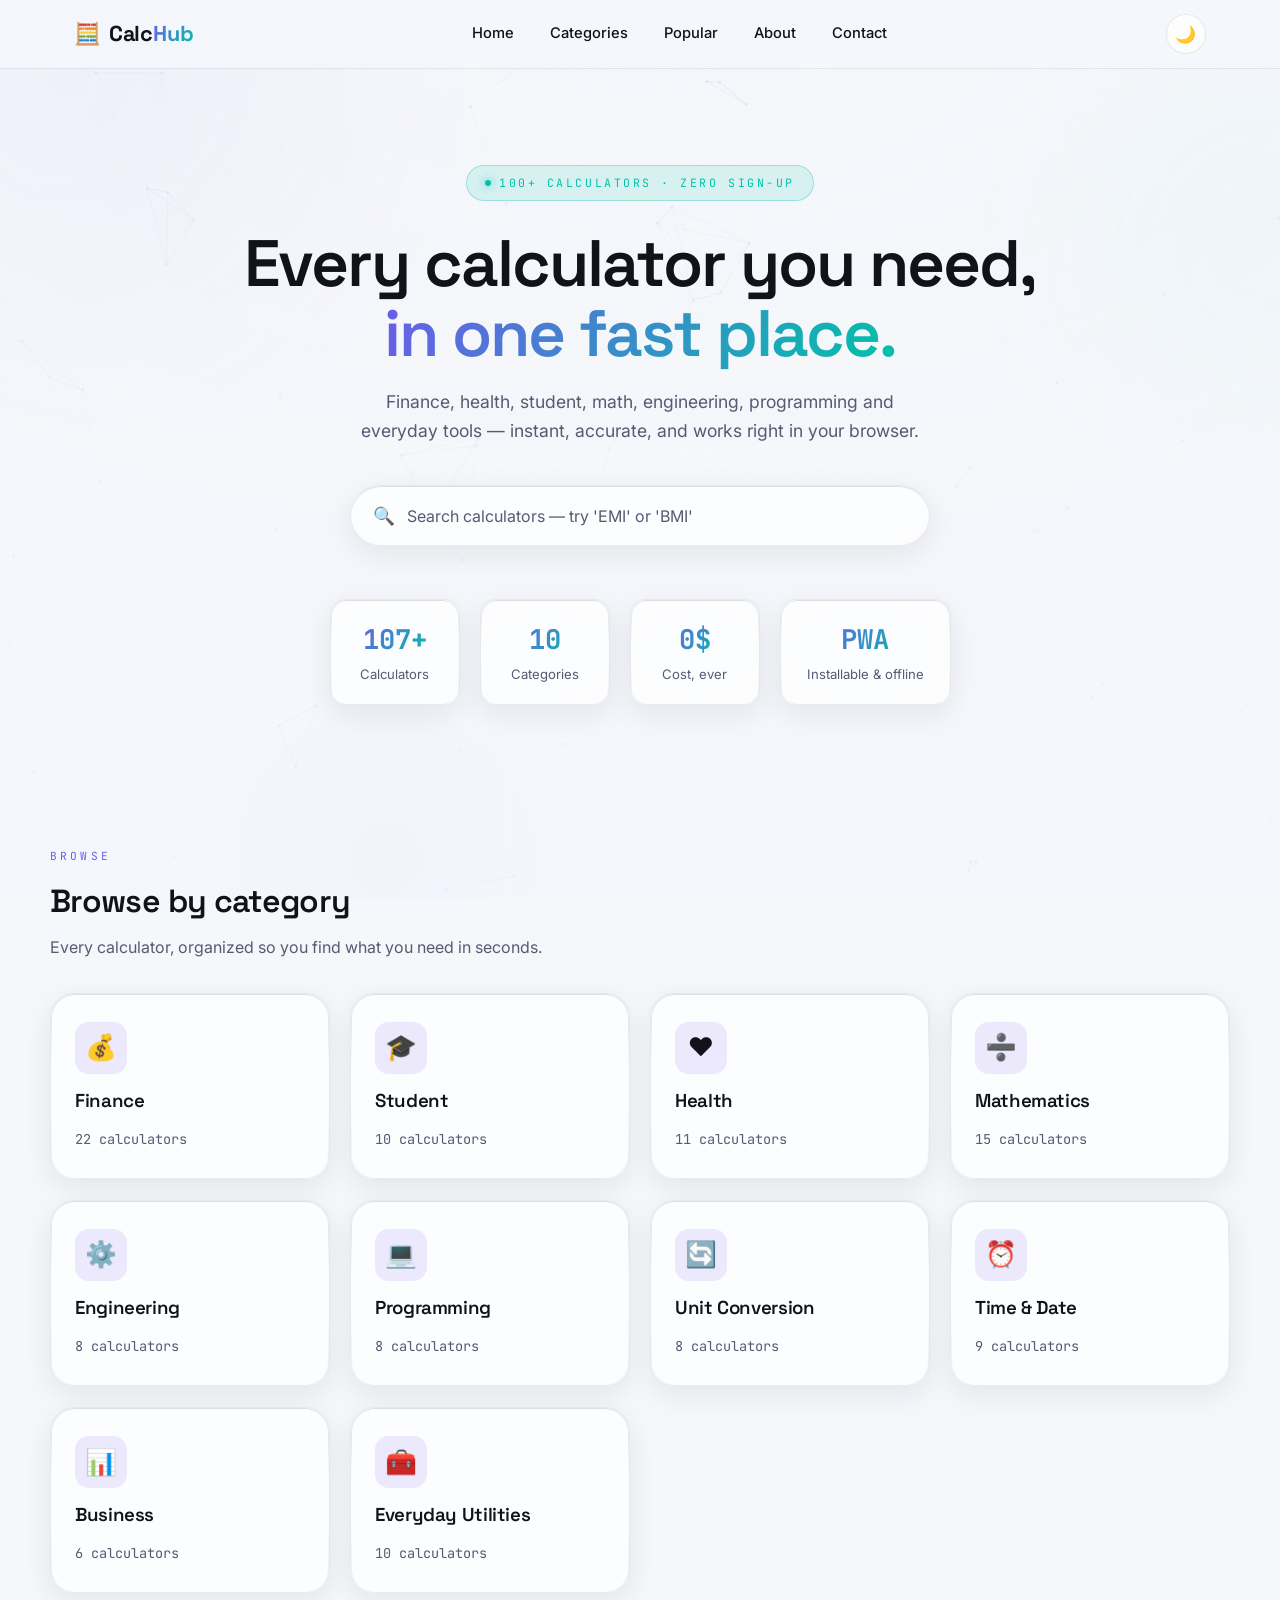
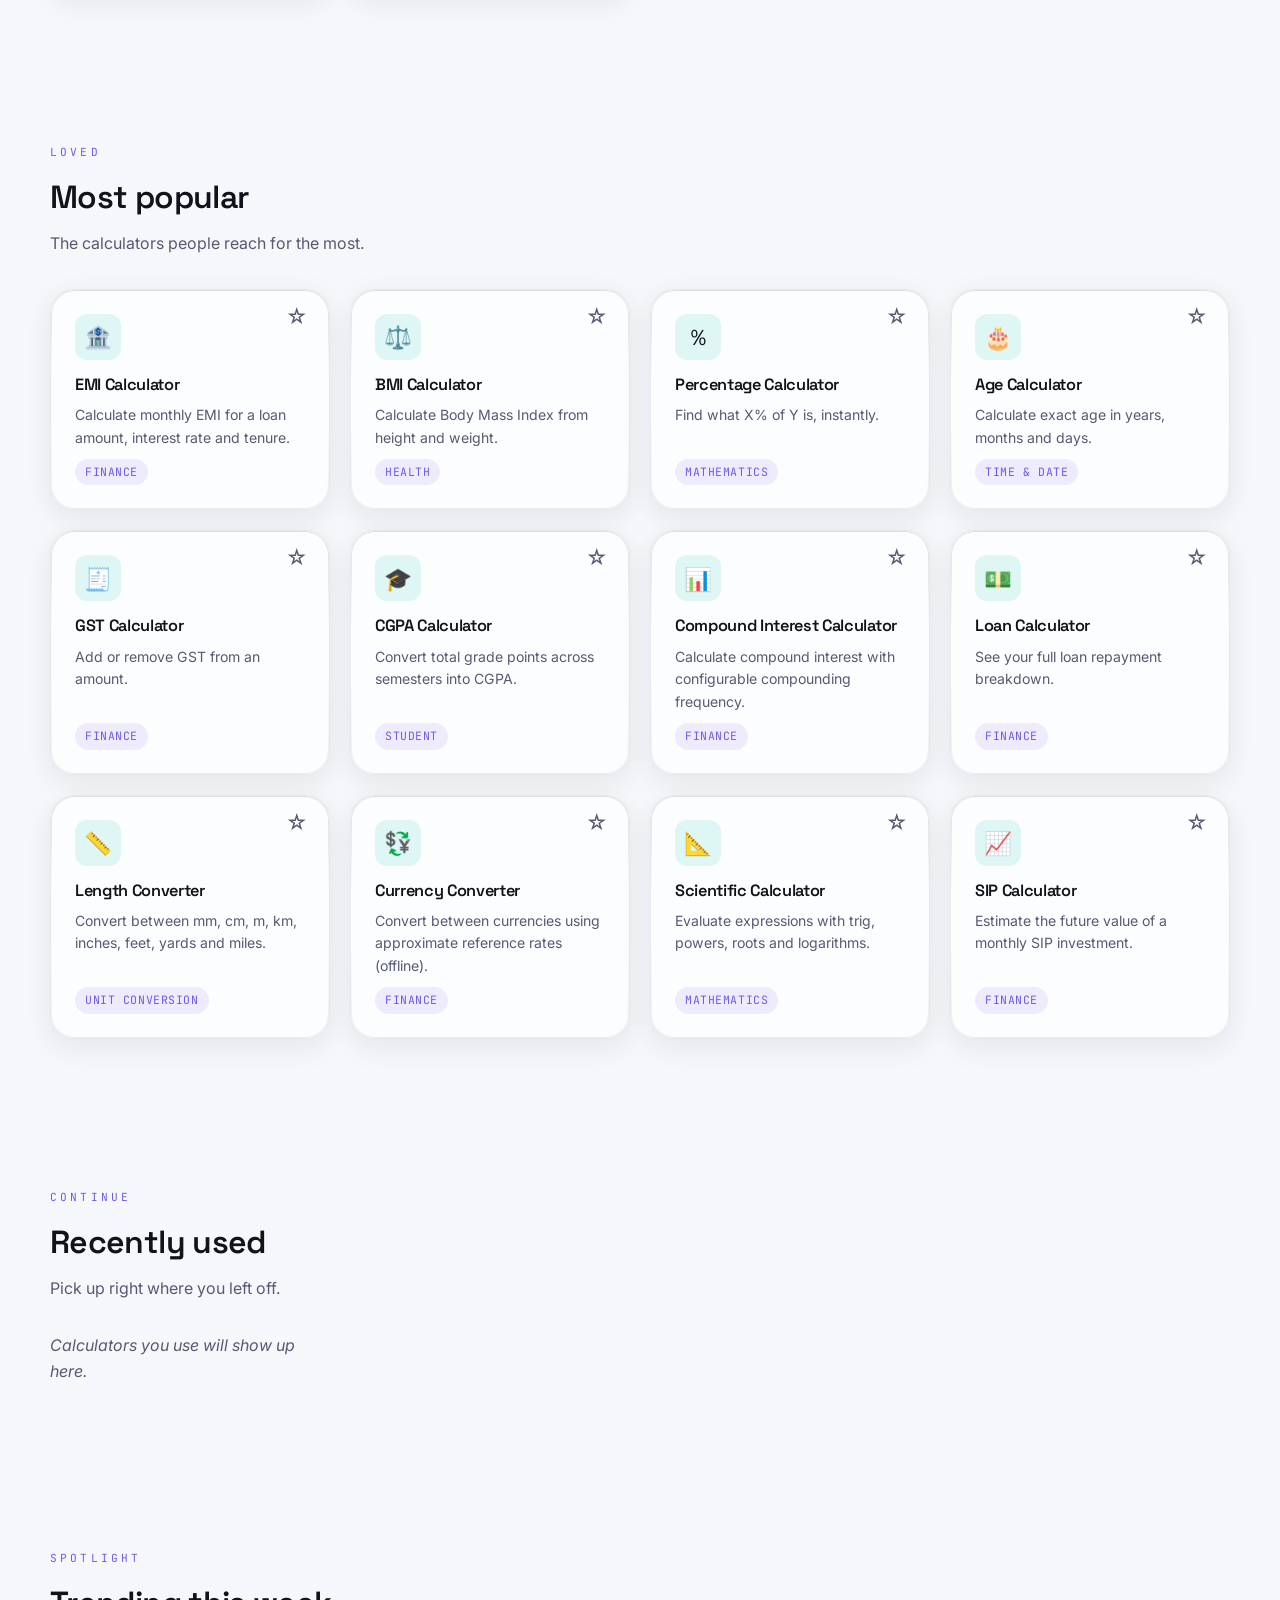
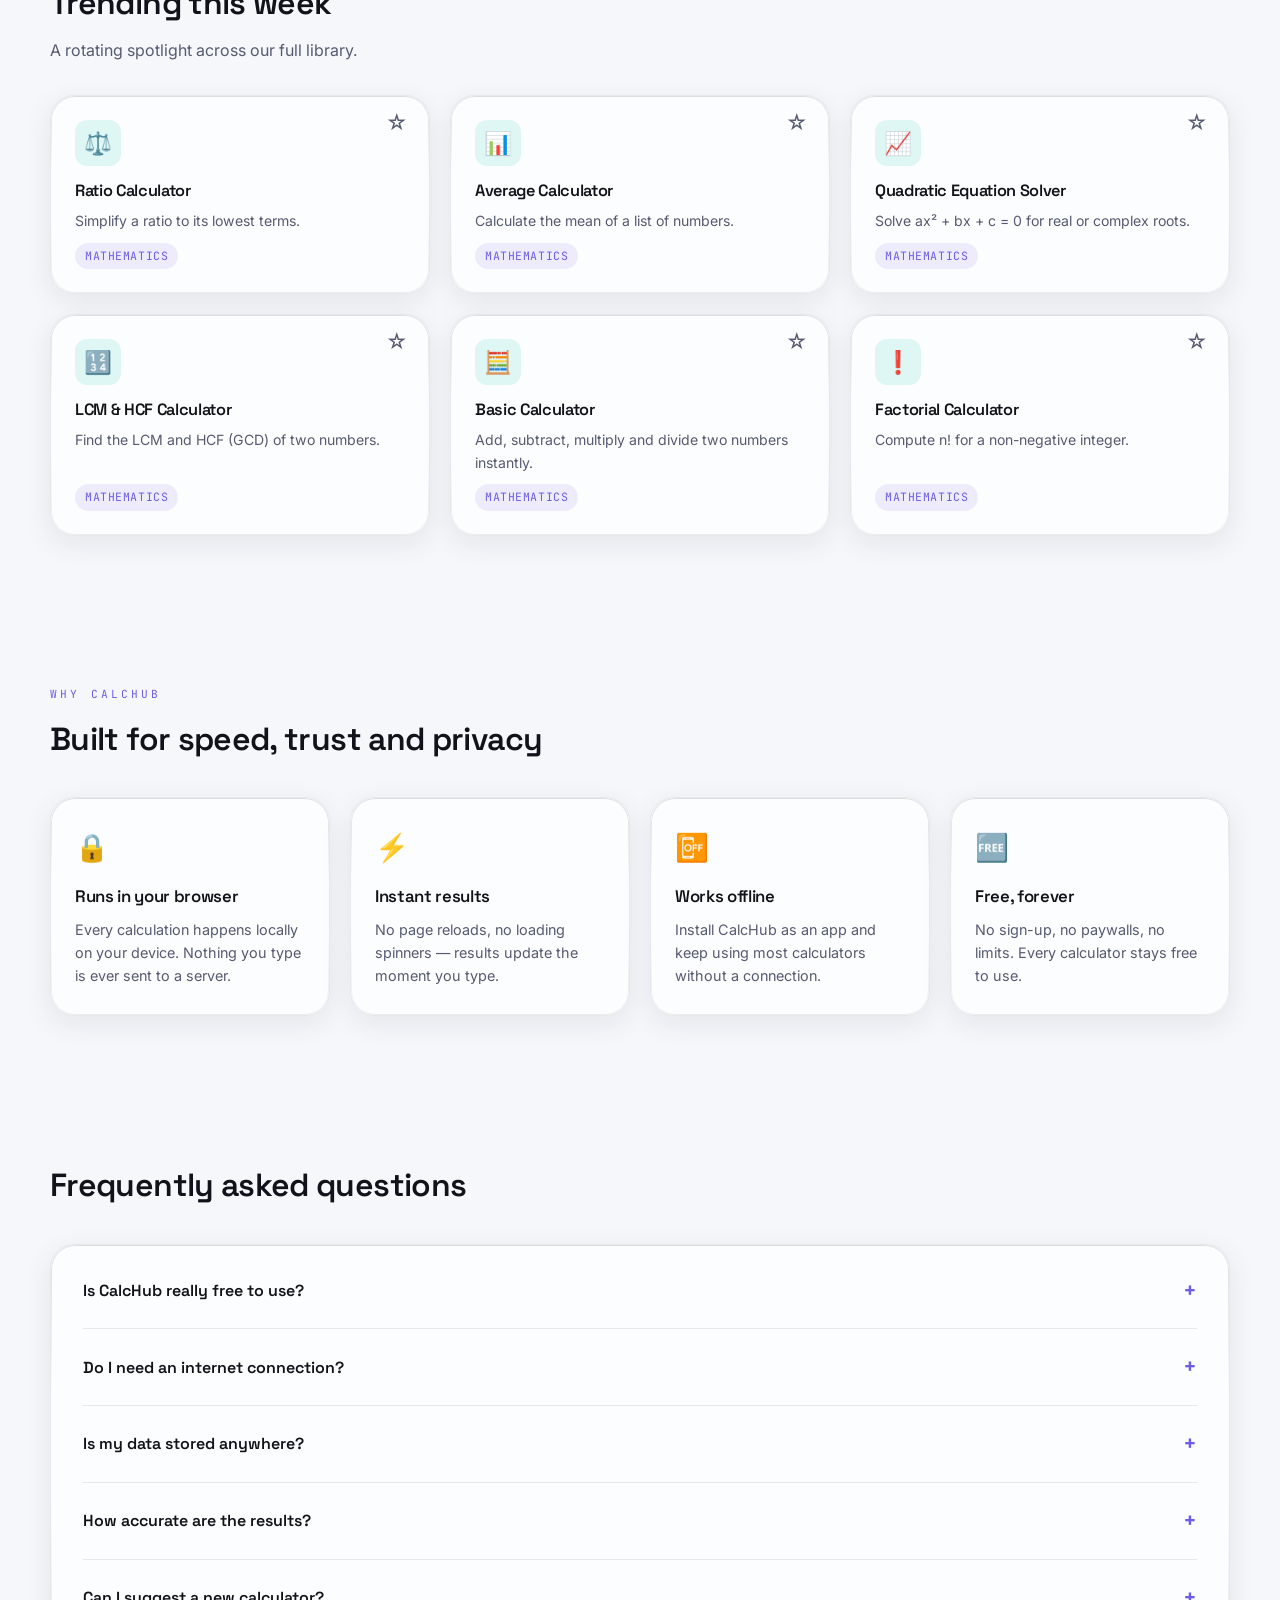
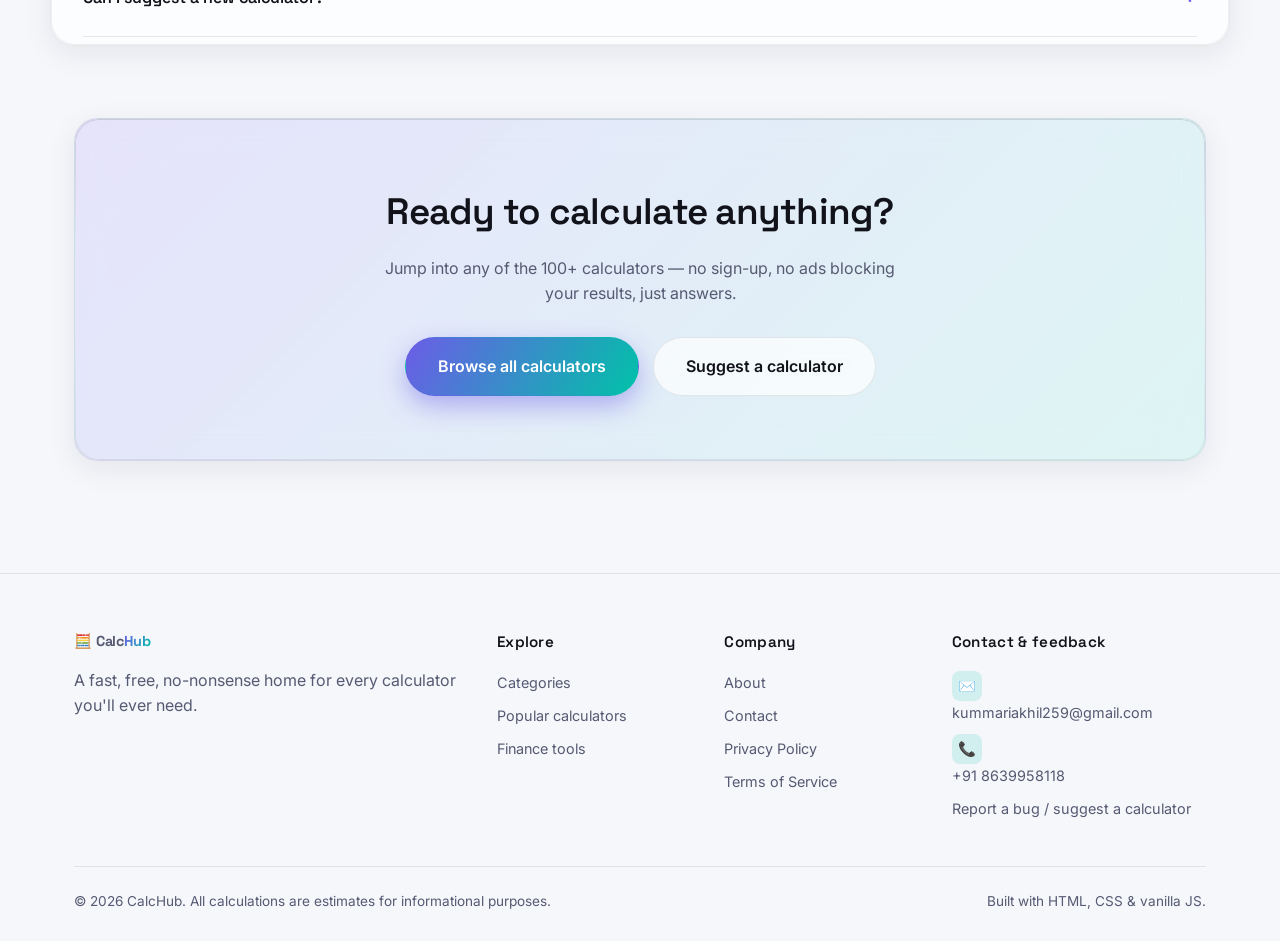
<file: index.html>
<!DOCTYPE html>
<html lang="en">
<head>
<meta charset="UTF-8">
<meta name="viewport" content="width=device-width, initial-scale=1.0">
<title>CalcHub — 100+ Free Online Calculators for Finance, Health, Math & More</title>
<meta name="description" content="CalcHub is a free collection of 100+ fast, accurate online calculators — EMI, BMI, GST, CGPA, unit converters, scientific calculator and more. No sign-up, works offline.">
<meta name="theme-color" content="#06070F">
<link rel="canonical" href="https://calchub.example.com/index.html">
<link rel="manifest" href="manifest.json">
<link rel="icon" href="assets/icons/favicon.svg" type="image/svg+xml">
<link rel="apple-touch-icon" href="assets/icons/icon-192.png">

<meta property="og:type" content="website">
<meta property="og:title" content="CalcHub — 100+ Free Online Calculators">
<meta property="og:description" content="Fast, accurate calculators for finance, health, math, students and more — all in one place.">
<meta property="og:url" content="https://calchub.example.com/index.html">
<meta property="og:image" content="assets/images/og-cover.png">
<meta name="twitter:card" content="summary_large_image">
<meta name="twitter:title" content="CalcHub — 100+ Free Online Calculators">
<meta name="twitter:description" content="Fast, accurate calculators for finance, health, math, students and more — all in one place.">

<link rel="stylesheet" href="css/style.css">
<link rel="stylesheet" href="css/responsive.css">
<script type="application/ld+json">
{
  "@context": "https://schema.org",
  "@type": "WebSite",
  "name": "CalcHub",
  "url": "https://calchub.example.com/index.html",
  "potentialAction": {
    "@type": "SearchAction",
    "target": "https://calchub.example.com/index.html?q={search_term}",
    "query-input": "required name=search_term"
  }
}
</script>
  <script async src="https://pagead2.googlesyndication.com/pagead/js/adsbygoogle.js?client=ca-pub-1633176919553819"
     crossorigin="anonymous"></script>
</head>
<body>

<a href="#main" class="visually-hidden">Skip to content</a>

<header class="navbar">
  <div class="container">
    <a href="index.html" class="logo">🧮 <span>Calc<span class="mark">Hub</span></span></a>
    <nav class="nav-links" id="navLinks">
      <a href="index.html">Home</a>
      <a href="index.html#categories">Categories</a>
      <a href="index.html#popular">Popular</a>
      <a href="about.html">About</a>
      <a href="contact.html">Contact</a>
    </nav>
    <div class="nav-actions">
      <button class="theme-toggle-btn" data-theme-toggle aria-label="Toggle dark mode">🌙</button>
      <button class="nav-toggle" id="navToggle" aria-label="Toggle menu">☰</button>
    </div>
  </div>
</header>

<main id="main">

  <section class="hero container">
    <span class="hero-eyebrow"><span class="dot"></span> 100+ calculators · zero sign-up</span>
    <h1>Every calculator you need,<br><span class="grad">in one fast place.</span></h1>
    <p class="hero-sub">Finance, health, student, math, engineering, programming and everyday tools — instant, accurate, and works right in your browser.</p>

    <div class="search-wrap">
      <div class="search-box glass">
        <span class="search-icon">🔍</span>
        <input type="text" id="heroSearchInput" placeholder="Search calculators — try 'EMI' or 'BMI'" aria-label="Search calculators" role="combobox" aria-expanded="false">
      </div>
      <div class="search-results" id="heroSearchResults" role="listbox"></div>
    </div>

    <div class="hero-stats">
      <div class="hero-stat glass"><strong id="totalCalcCount">100+</strong><span>Calculators</span></div>
      <div class="hero-stat glass"><strong>10</strong><span>Categories</span></div>
      <div class="hero-stat glass"><strong>0$</strong><span>Cost, ever</span></div>
      <div class="hero-stat glass"><strong>PWA</strong><span>Installable & offline</span></div>
    </div>
  </section>

  <section class="section container" id="categories">
    <div class="section-header">
      <div>
        <span class="section-eyebrow">Browse</span>
        <h2>Browse by category</h2>
        <p>Every calculator, organized so you find what you need in seconds.</p>
      </div>
    </div>
    <div class="grid grid-4" id="categoriesGrid"></div>
  </section>

  <section class="section container" id="favoritesSection" style="display:none;">
    <div class="section-header">
      <div><span class="section-eyebrow">Saved</span><h2>Your favorites</h2><p>Calculators you've starred for quick access.</p></div>
    </div>
    <div class="grid grid-4" id="favoritesGrid"></div>
  </section>

  <section class="section container" id="popular">
    <div class="section-header">
      <div><span class="section-eyebrow">Loved</span><h2>Most popular</h2><p>The calculators people reach for the most.</p></div>
    </div>
    <div class="grid grid-4" id="popularGrid"></div>
  </section>

  <section class="section container">
    <div class="section-header">
      <div><span class="section-eyebrow">Continue</span><h2>Recently used</h2><p>Pick up right where you left off.</p></div>
    </div>
    <div class="grid grid-4" id="recentGrid"></div>
  </section>

  <section class="section container">
    <div class="section-header">
      <div><span class="section-eyebrow">Spotlight</span><h2>Trending this week</h2><p>A rotating spotlight across our full library.</p></div>
    </div>
    <div class="grid grid-3" id="trendingGrid"></div>
  </section>

  <section class="section container">
    <div class="section-header"><div><span class="section-eyebrow">Why CalcHub</span><h2>Built for speed, trust and privacy</h2></div></div>
    <div class="feature-grid">
      <div class="feature-card glass">
        <div class="feature-icon">🔒</div>
        <h3>Runs in your browser</h3>
        <p>Every calculation happens locally on your device. Nothing you type is ever sent to a server.</p>
      </div>
      <div class="feature-card glass">
        <div class="feature-icon">⚡</div>
        <h3>Instant results</h3>
        <p>No page reloads, no loading spinners — results update the moment you type.</p>
      </div>
      <div class="feature-card glass">
        <div class="feature-icon">📴</div>
        <h3>Works offline</h3>
        <p>Install CalcHub as an app and keep using most calculators without a connection.</p>
      </div>
      <div class="feature-card glass">
        <div class="feature-icon">🆓</div>
        <h3>Free, forever</h3>
        <p>No sign-up, no paywalls, no limits. Every calculator stays free to use.</p>
      </div>
    </div>
  </section>

  <section class="section container">
    <div class="section-header"><div><h2>Frequently asked questions</h2></div></div>
    <div class="glass" style="padding: 8px 32px;">
      <div class="faq-item">
        <div class="faq-question">Is CalcHub really free to use?</div>
        <div class="faq-answer"><p>Yes. Every calculator on CalcHub is completely free, with no sign-up, no paywalls, and no limits on how often you use them.</p></div>
      </div>
      <div class="faq-item">
        <div class="faq-question">Do I need an internet connection?</div>
        <div class="faq-answer"><p>Once you've visited CalcHub, it installs as a Progressive Web App and most calculators keep working offline — great for spotty connections.</p></div>
      </div>
      <div class="faq-item">
        <div class="faq-question">Is my data stored anywhere?</div>
        <div class="faq-answer"><p>No. All calculations run locally in your browser. Favorites and recent history are saved only on your device using local storage.</p></div>
      </div>
      <div class="faq-item">
        <div class="faq-question">How accurate are the results?</div>
        <div class="faq-answer"><p>Every calculator uses standard, well-established formulas. Financial and health calculators are meant for planning and estimation — always confirm important decisions with a qualified professional.</p></div>
      </div>
      <div class="faq-item">
        <div class="faq-question">Can I suggest a new calculator?</div>
        <div class="faq-answer"><p>Absolutely — use the <a href="contact.html">contact page</a> to send a request and we'll consider it for a future update.</p></div>
      </div>
    </div>
  </section>

  <section class="container" style="padding-bottom: 72px;">
    <div class="cta-band glass">
      <h2>Ready to calculate anything?</h2>
      <p>Jump into any of the 100+ calculators — no sign-up, no ads blocking your results, just answers.</p>
      <div class="cta-actions">
        <a href="category.html" class="btn btn-primary btn-lg">Browse all calculators</a>
        <a href="contact.html" class="btn btn-ghost btn-lg">Suggest a calculator</a>
      </div>
    </div>
  </section>

</main>

<footer>
  <div class="container">
    <div class="footer-grid">
      <div class="footer-col">
        <a href="index.html" class="logo">🧮 <span>Calc<span class="mark">Hub</span></span></a>
        <p style="margin-top:14px;">A fast, free, no-nonsense home for every calculator you'll ever need.</p>
      </div>
      <div class="footer-col">
        <h4>Explore</h4>
        <a href="index.html#categories">Categories</a>
        <a href="index.html#popular">Popular calculators</a>
        <a href="category.html?cat=finance">Finance tools</a>
      </div>
      <div class="footer-col">
        <h4>Company</h4>
        <a href="about.html">About</a>
        <a href="contact.html">Contact</a>
        <a href="privacy.html">Privacy Policy</a>
        <a href="terms.html">Terms of Service</a>
      </div>
      <div class="footer-col">
        <h4>Contact & feedback</h4>
        <a class="footer-contact-item" href="mailto:kummariakhil259@gmail.com"><span class="icon">✉️</span> kummariakhil259@gmail.com</a>
        <a class="footer-contact-item" href="tel:+918639958118"><span class="icon">📞</span> +91 8639958118</a>
        <a href="contact.html">Report a bug / suggest a calculator</a>
      </div>
    </div>
    <div class="footer-bottom">
      <span>© 2026 CalcHub. All calculations are estimates for informational purposes.</span>
      <span>Built with HTML, CSS & vanilla JS.</span>
    </div>
  </div>
</footer>

<script src="js/calculators-data.js"></script>
<script src="js/theme.js"></script>
<script src="js/search.js"></script>
<script src="js/app.js"></script>
<script src="js/premium-ui.js"></script>
<script>
if ('serviceWorker' in navigator) {
  window.addEventListener('load', () => navigator.serviceWorker.register('sw.js').catch(() => {}));
}
</script>
</body>
</html>
</file>
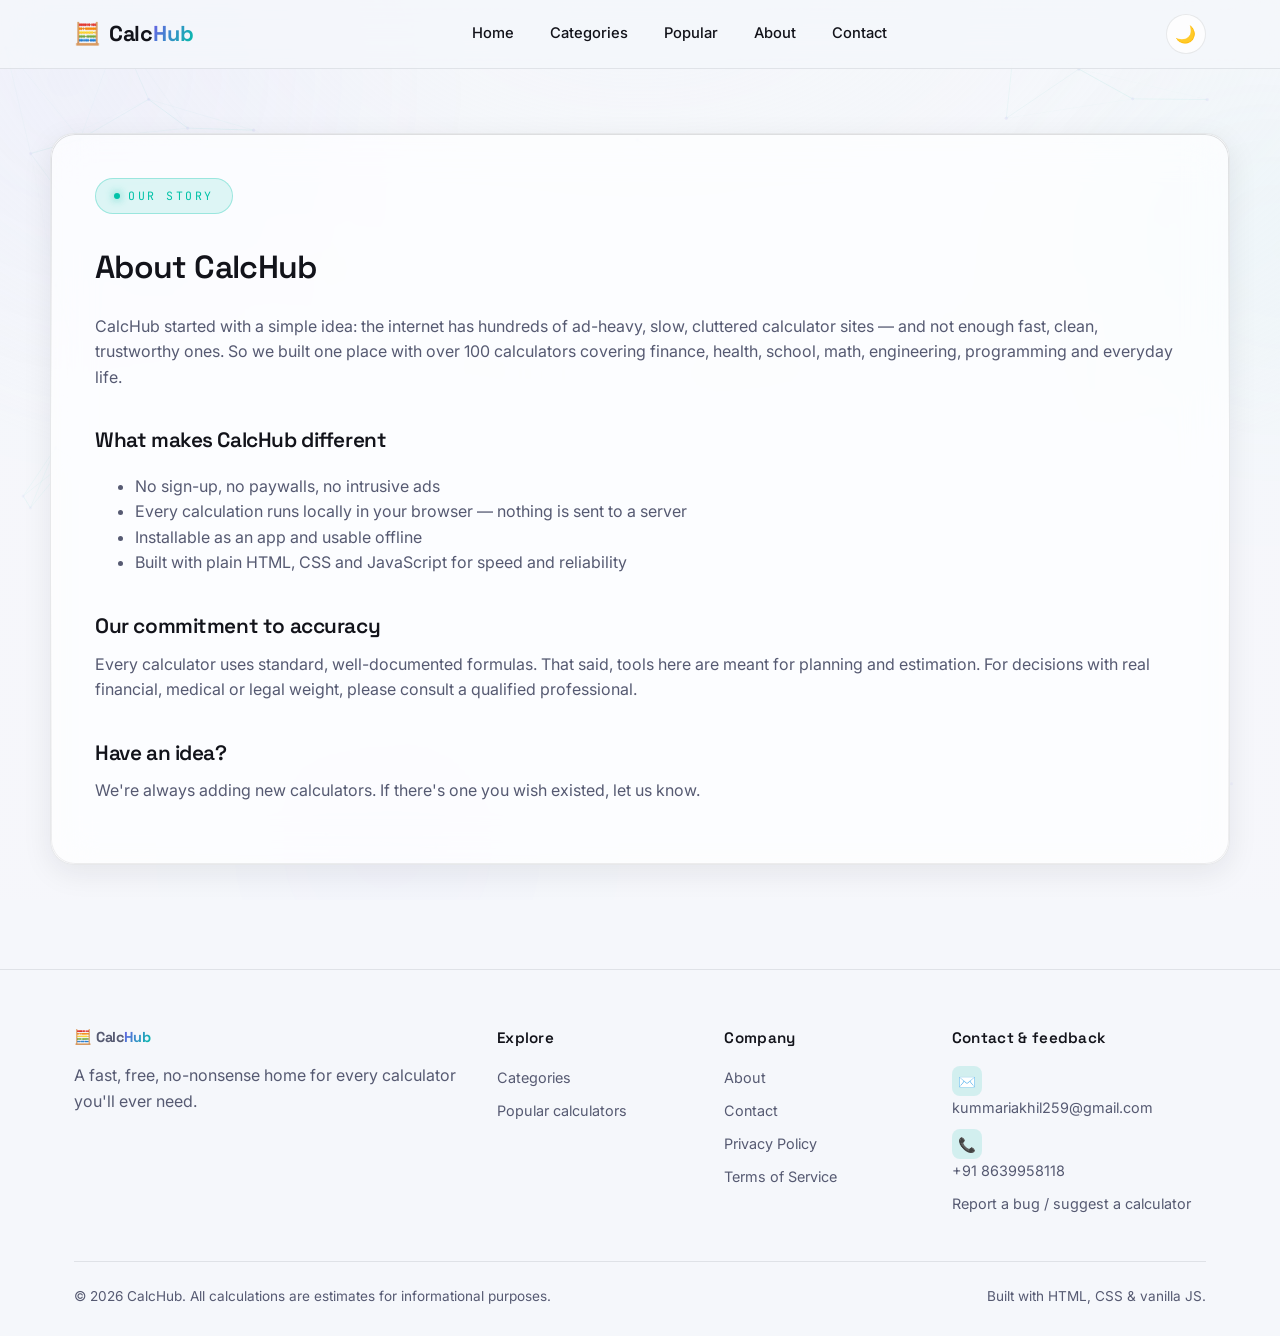
<file: about.html>
<!DOCTYPE html>
<html lang="en">
<head>
<meta charset="UTF-8">
<meta name="viewport" content="width=device-width, initial-scale=1.0">
<title>About CalcHub — Free Online Calculators</title>
<meta name="description" content="Learn about CalcHub, a free collection of 100+ fast, accurate online calculators built with HTML, CSS and JavaScript.">
<meta name="theme-color" content="#06070F">
<link rel="canonical" href="https://calchub.example.com/about.html">
<link rel="manifest" href="manifest.json">
<link rel="icon" href="assets/icons/favicon.svg" type="image/svg+xml">
<link rel="stylesheet" href="css/style.css">
<link rel="stylesheet" href="css/responsive.css">
</head>
<body>
<header class="navbar">
  <div class="container">
    <a href="index.html" class="logo">🧮 <span>Calc<span class="mark">Hub</span></span></a>
    <nav class="nav-links" id="navLinks">
      <a href="index.html">Home</a>
      <a href="index.html#categories">Categories</a>
      <a href="index.html#popular">Popular</a>
      <a href="about.html">About</a>
      <a href="contact.html">Contact</a>
    </nav>
    <div class="nav-actions">
      <button class="theme-toggle-btn" data-theme-toggle aria-label="Toggle dark mode">🌙</button>
      <button class="nav-toggle" id="navToggle" aria-label="Toggle menu">☰</button>
    </div>
  </div>
</header>

<main class="page-content container">
  <div class="glass">
    <span class="hero-eyebrow"><span class="dot"></span> Our story</span>
    <h1>About CalcHub</h1>
    <p>CalcHub started with a simple idea: the internet has hundreds of ad-heavy, slow, cluttered calculator sites — and not enough fast, clean, trustworthy ones. So we built one place with over 100 calculators covering finance, health, school, math, engineering, programming and everyday life.</p>

    <h2>What makes CalcHub different</h2>
    <ul>
      <li>No sign-up, no paywalls, no intrusive ads</li>
      <li>Every calculation runs locally in your browser — nothing is sent to a server</li>
      <li>Installable as an app and usable offline</li>
      <li>Built with plain HTML, CSS and JavaScript for speed and reliability</li>
    </ul>

    <h2>Our commitment to accuracy</h2>
    <p>Every calculator uses standard, well-documented formulas. That said, tools here are meant for planning and estimation. For decisions with real financial, medical or legal weight, please consult a qualified professional.</p>

    <h2>Have an idea?</h2>
    <p>We're always adding new calculators. If there's one you wish existed, <a href="contact.html">let us know</a>.</p>
  </div>
</main>

<footer>
  <div class="container">
    <div class="footer-grid">
      <div class="footer-col">
        <a href="index.html" class="logo">🧮 <span>Calc<span class="mark">Hub</span></span></a>
        <p style="margin-top:14px;">A fast, free, no-nonsense home for every calculator you'll ever need.</p>
      </div>
      <div class="footer-col">
        <h4>Explore</h4>
        <a href="index.html#categories">Categories</a>
        <a href="index.html#popular">Popular calculators</a>
      </div>
      <div class="footer-col">
        <h4>Company</h4>
        <a href="about.html">About</a>
        <a href="contact.html">Contact</a>
        <a href="privacy.html">Privacy Policy</a>
        <a href="terms.html">Terms of Service</a>
      </div>
      <div class="footer-col">
        <h4>Contact & feedback</h4>
        <a class="footer-contact-item" href="mailto:kummariakhil259@gmail.com"><span class="icon">✉️</span> kummariakhil259@gmail.com</a>
        <a class="footer-contact-item" href="tel:+918639958118"><span class="icon">📞</span> +91 8639958118</a>
        <a href="contact.html">Report a bug / suggest a calculator</a>
      </div>
    </div>
    <div class="footer-bottom">
      <span>© 2026 CalcHub. All calculations are estimates for informational purposes.</span>
      <span>Built with HTML, CSS & vanilla JS.</span>
    </div>
  </div>
</footer>
<script src="js/theme.js"></script>
<script src="js/premium-ui.js"></script>
<script>document.getElementById("navToggle").addEventListener("click", () => document.getElementById("navLinks").classList.toggle("is-open"));</script>
</body>
</html>
</file>
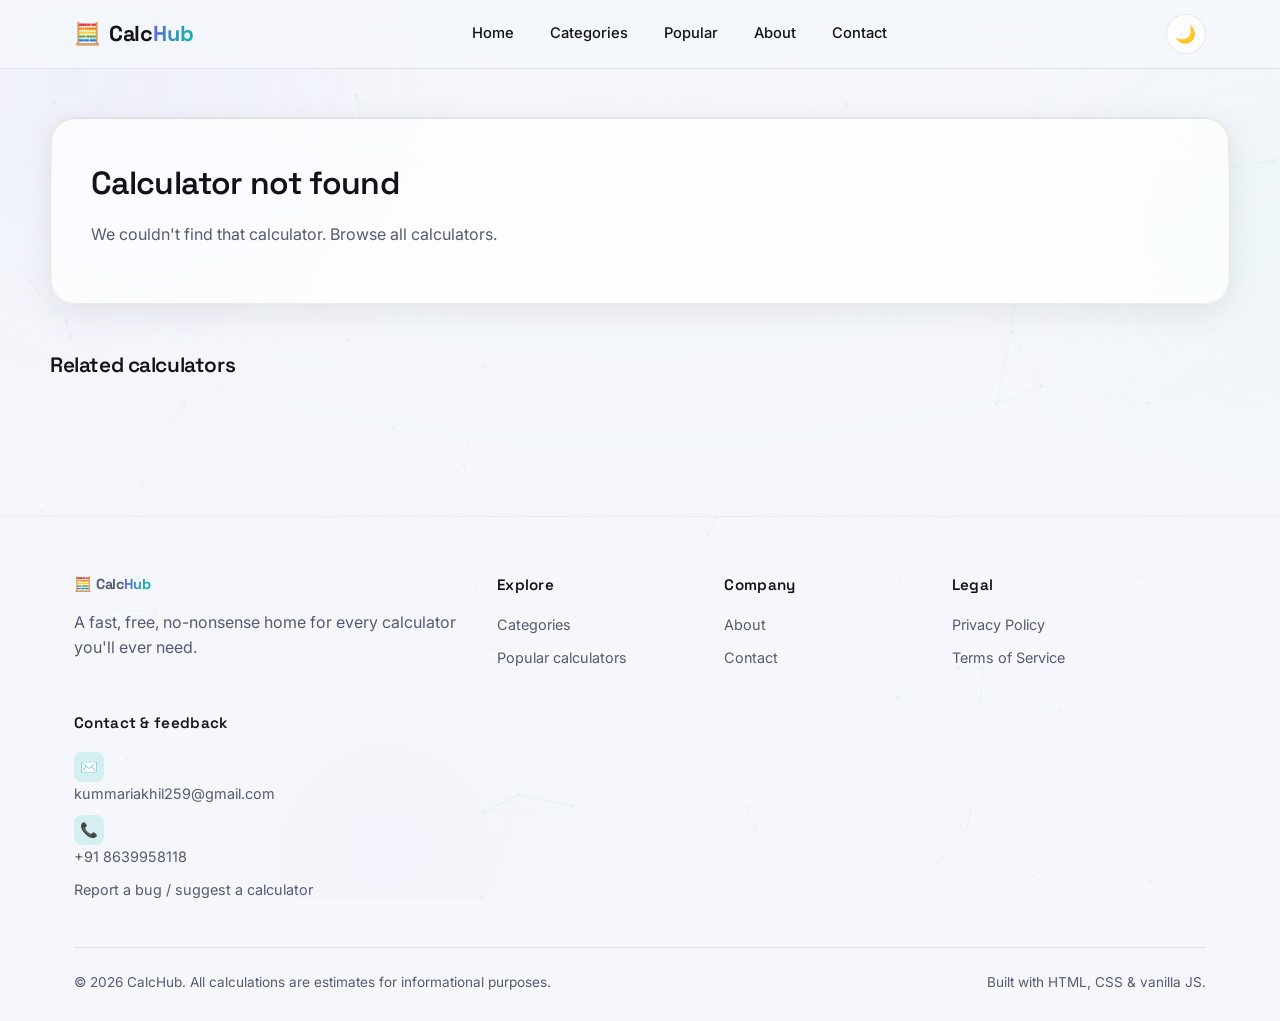
<file: calculator.html>
<!DOCTYPE html>
<html lang="en">
<head>
<meta charset="UTF-8">
<meta name="viewport" content="width=device-width, initial-scale=1.0">
<title>Calculator — CalcHub</title>
<meta name="description" content="Free online calculator on CalcHub.">
<meta name="theme-color" content="#06070F">
<link rel="canonical" href="https://calchub.example.com/calculator.html">
<link rel="manifest" href="manifest.json">
<link rel="icon" href="assets/icons/favicon.svg" type="image/svg+xml">

<meta property="og:type" content="website">
<meta property="og:title" content="Calculator — CalcHub">
<meta property="og:description" content="Free online calculator on CalcHub.">
<meta property="og:image" content="assets/images/og-cover.png">
<meta name="twitter:card" content="summary_large_image">

<link rel="stylesheet" href="css/style.css">
<link rel="stylesheet" href="css/responsive.css">
<script type="application/ld+json" id="jsonLd">{}</script>
</head>
<body>

<header class="navbar">
  <div class="container">
    <a href="index.html" class="logo">🧮 <span>Calc<span class="mark">Hub</span></span></a>
    <nav class="nav-links" id="navLinks">
      <a href="index.html">Home</a>
      <a href="index.html#categories">Categories</a>
      <a href="index.html#popular">Popular</a>
      <a href="about.html">About</a>
      <a href="contact.html">Contact</a>
    </nav>
    <div class="nav-actions">
      <button class="theme-toggle-btn" data-theme-toggle aria-label="Toggle dark mode">🌙</button>
      <button class="nav-toggle" id="navToggle" aria-label="Toggle menu">☰</button>
    </div>
  </div>
</header>

<main class="calc-page-main container">
  <div id="calculatorRoot"></div>

  <section class="related-section">
    <h2>Related calculators</h2>
    <div class="grid grid-3" id="relatedGrid"></div>
  </section>
</main>

<footer>
  <div class="container">
    <div class="footer-grid">
      <div class="footer-col">
        <a href="index.html" class="logo">🧮 <span>Calc<span class="mark">Hub</span></span></a>
        <p style="margin-top:14px;">A fast, free, no-nonsense home for every calculator you'll ever need.</p>
      </div>
      <div class="footer-col">
        <h4>Explore</h4>
        <a href="index.html#categories">Categories</a>
        <a href="index.html#popular">Popular calculators</a>
      </div>
      <div class="footer-col">
        <h4>Company</h4>
        <a href="about.html">About</a>
        <a href="contact.html">Contact</a>
      </div>
      <div class="footer-col">
        <h4>Legal</h4>
        <a href="privacy.html">Privacy Policy</a>
        <a href="terms.html">Terms of Service</a>
      </div>
      <div class="footer-col">
        <h4>Contact & feedback</h4>
        <a class="footer-contact-item" href="mailto:kummariakhil259@gmail.com"><span class="icon">✉️</span> kummariakhil259@gmail.com</a>
        <a class="footer-contact-item" href="tel:+918639958118"><span class="icon">📞</span> +91 8639958118</a>
        <a href="contact.html">Report a bug / suggest a calculator</a>
      </div>
    </div>
    <div class="footer-bottom">
      <span>© 2026 CalcHub. All calculations are estimates for informational purposes.</span>
      <span>Built with HTML, CSS & vanilla JS.</span>
    </div>
  </div>
</footer>

<script src="js/calculators-data.js"></script>
<script src="js/theme.js"></script>
<script src="js/calculator-engine.js"></script>
<script src="js/premium-ui.js"></script>
<script>
document.getElementById("navToggle").addEventListener("click", () => document.getElementById("navLinks").classList.toggle("is-open"));
if ('serviceWorker' in navigator) {
  window.addEventListener('load', () => navigator.serviceWorker.register('sw.js').catch(() => {}));
}
</script>
</body>
</html>
</file>
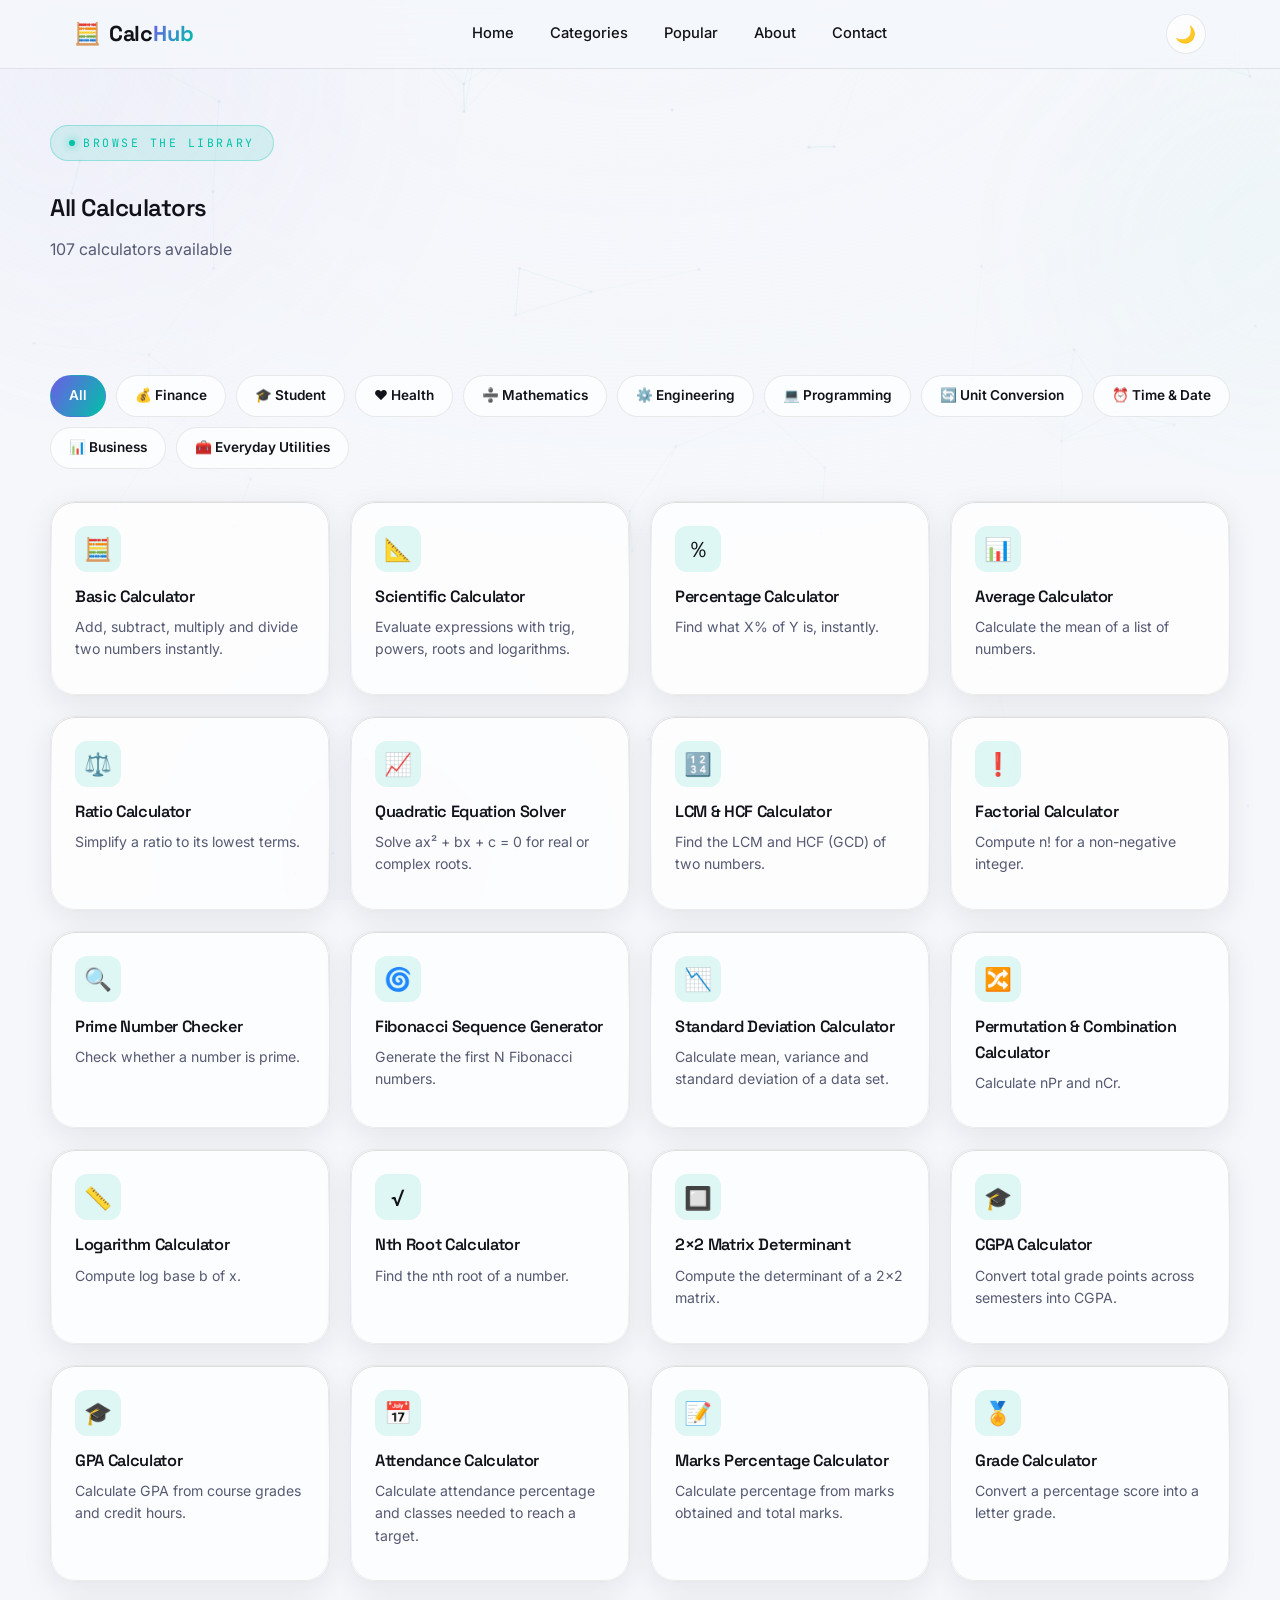
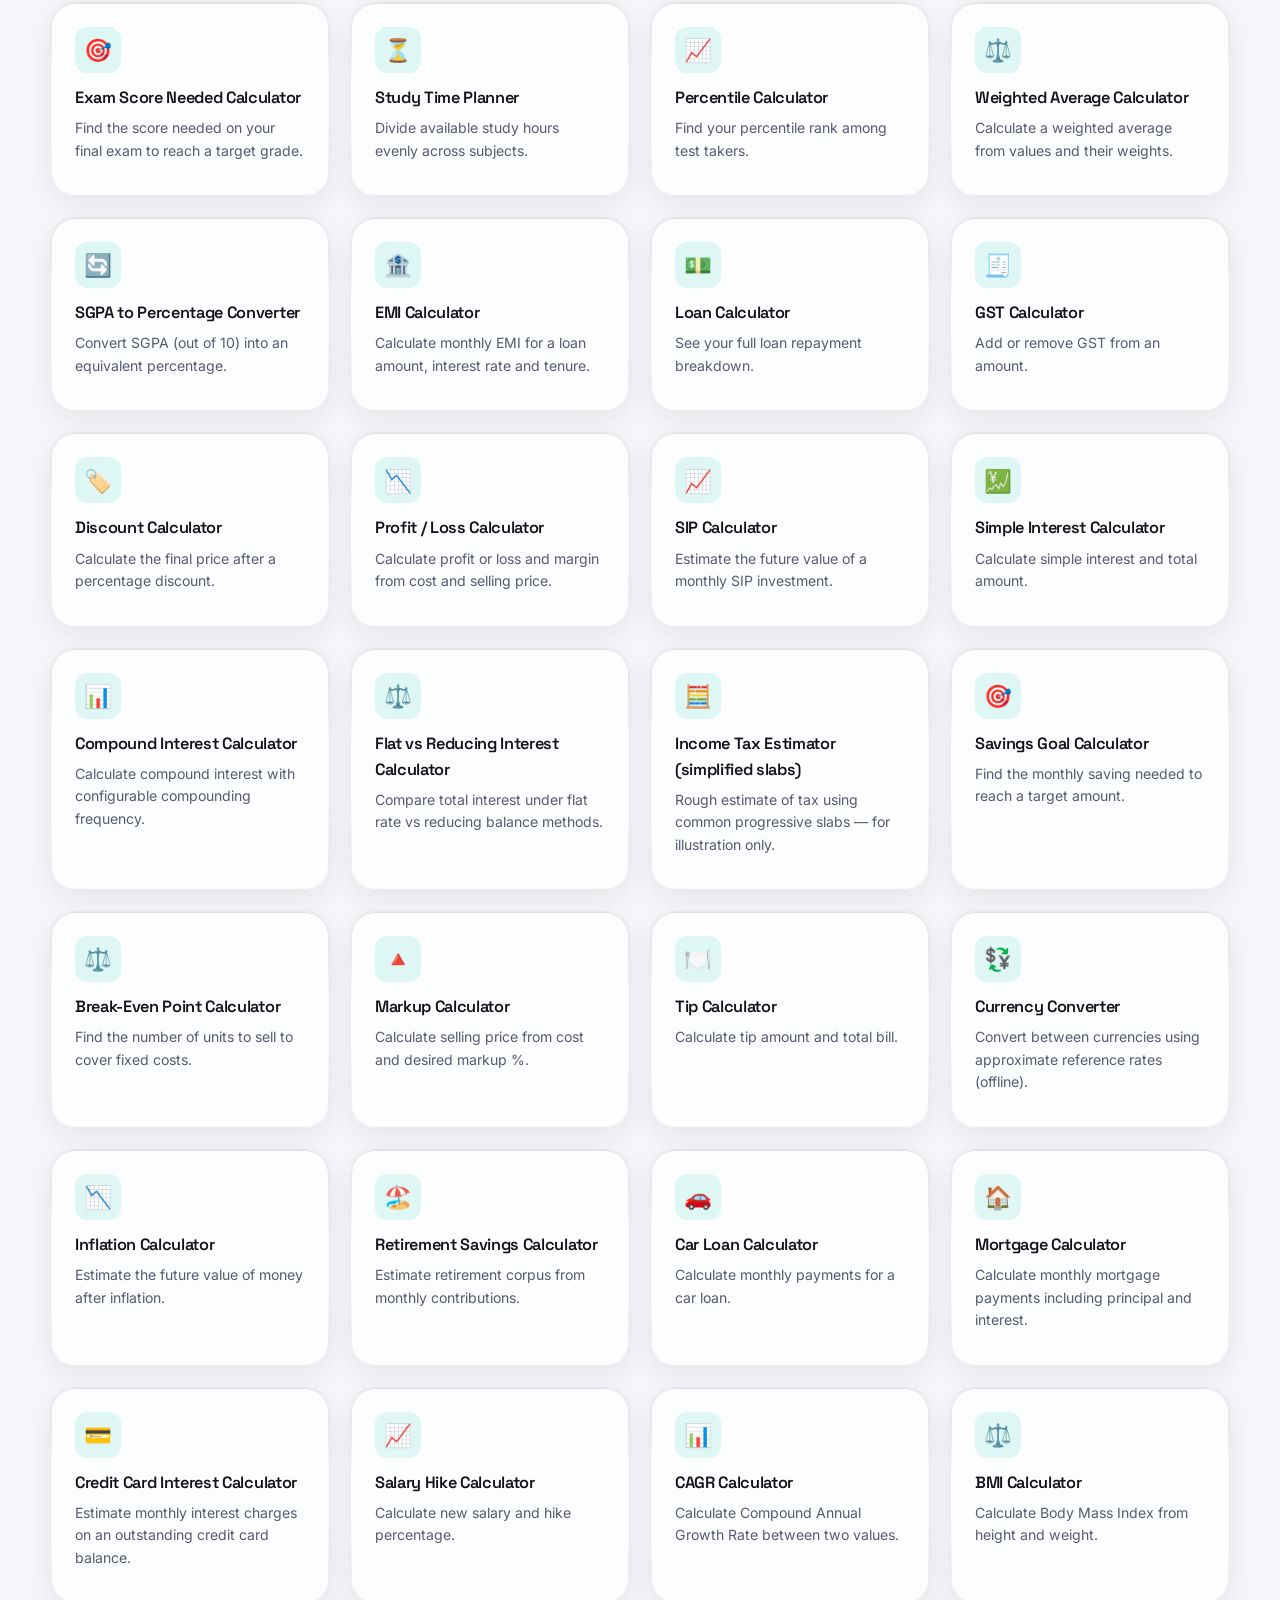
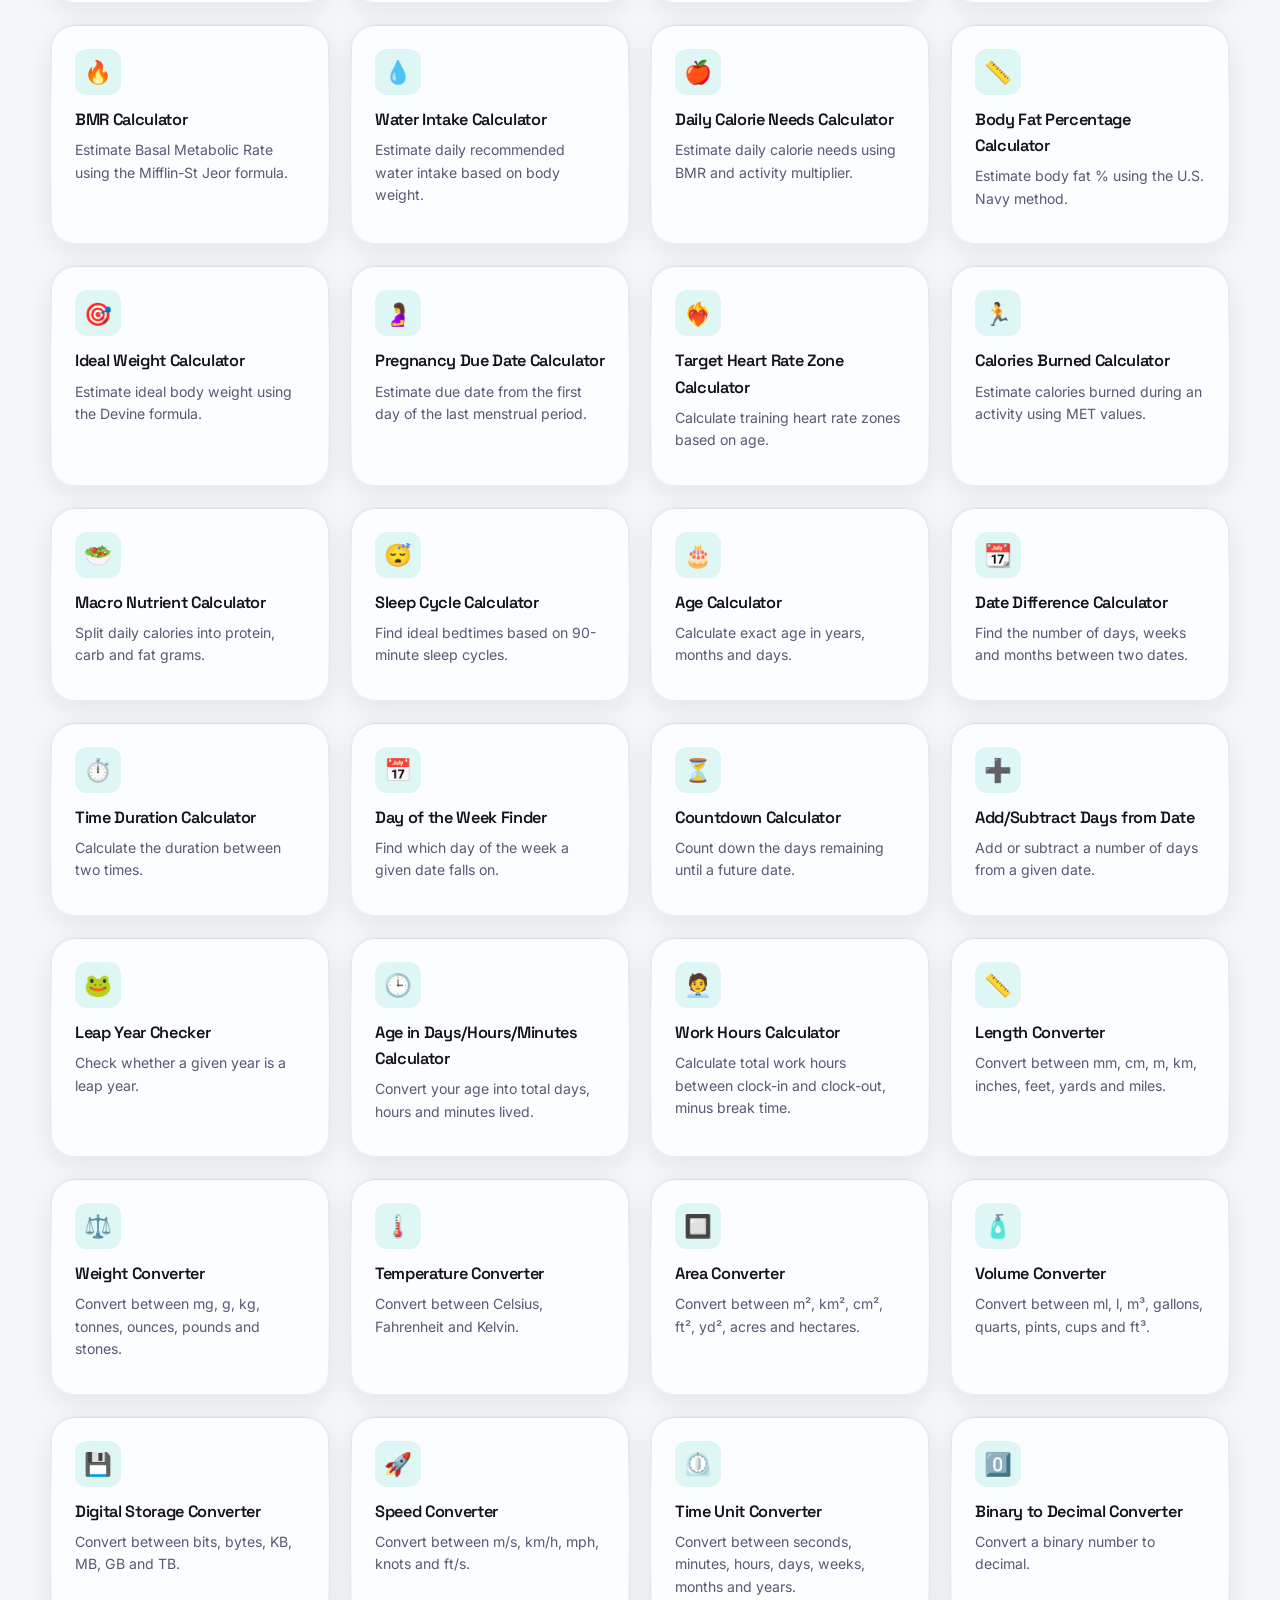
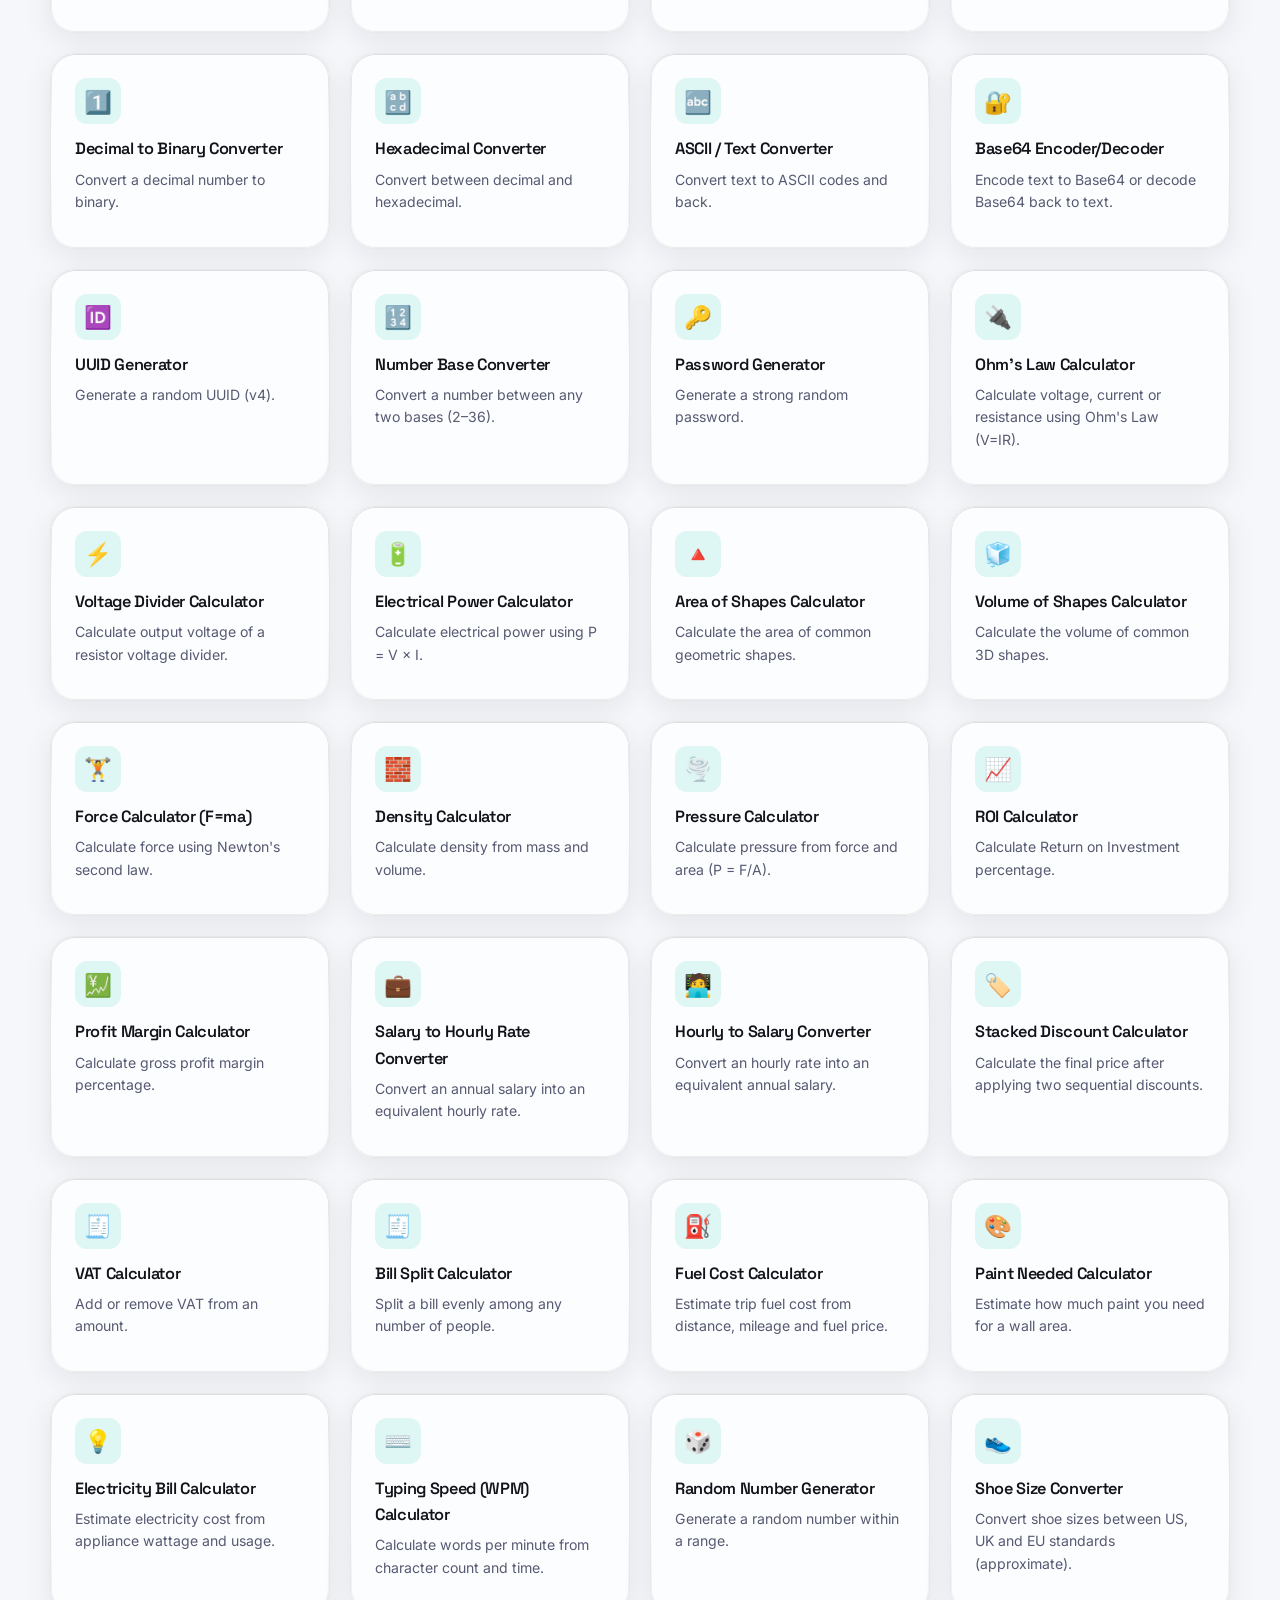
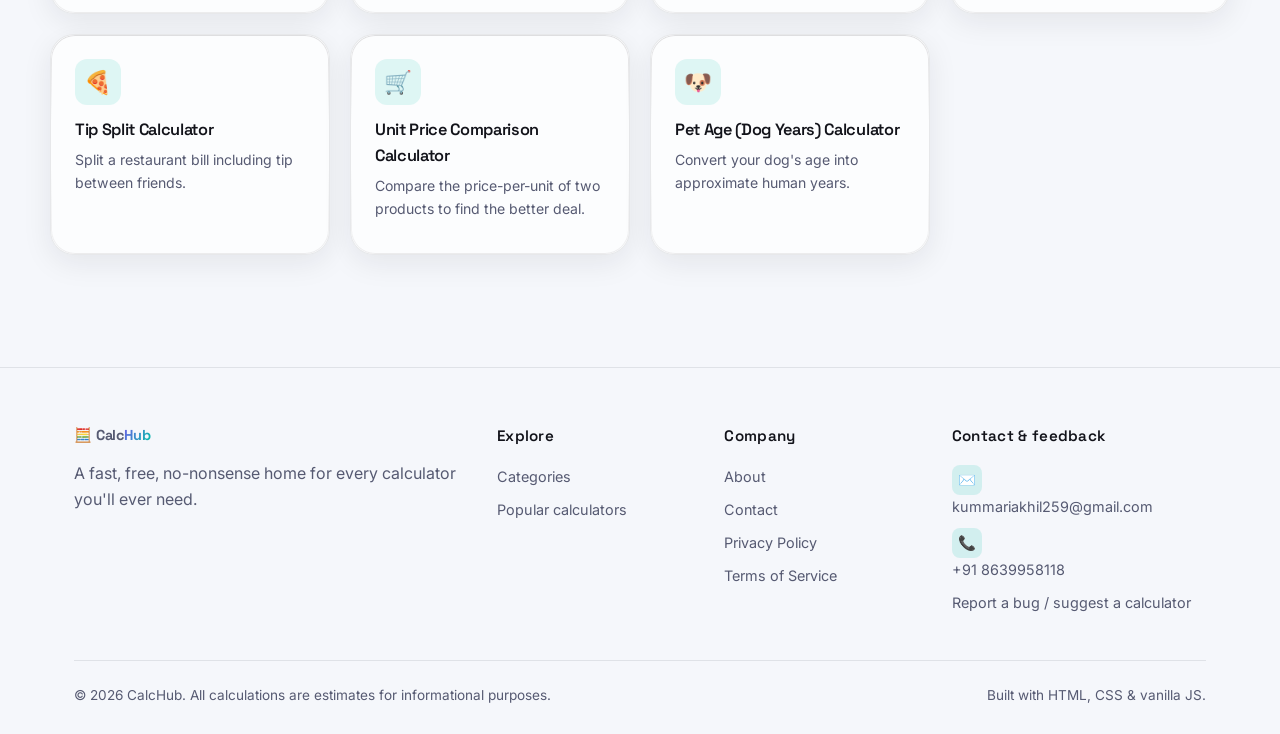
<file: category.html>
<!DOCTYPE html>
<html lang="en">
<head>
<meta charset="UTF-8">
<meta name="viewport" content="width=device-width, initial-scale=1.0">
<title>Calculator Categories — CalcHub</title>
<meta name="description" content="Browse all calculators by category on CalcHub — Finance, Health, Student, Math, Engineering, Programming and more.">
<meta name="theme-color" content="#06070F">
<link rel="canonical" href="https://calchub.example.com/category.html">
<link rel="manifest" href="manifest.json">
<link rel="icon" href="assets/icons/favicon.svg" type="image/svg+xml">
<link rel="stylesheet" href="css/style.css">
<link rel="stylesheet" href="css/responsive.css">
</head>
<body>

<header class="navbar">
  <div class="container">
    <a href="index.html" class="logo">🧮 <span>Calc<span class="mark">Hub</span></span></a>
    <nav class="nav-links" id="navLinks">
      <a href="index.html">Home</a>
      <a href="index.html#categories">Categories</a>
      <a href="index.html#popular">Popular</a>
      <a href="about.html">About</a>
      <a href="contact.html">Contact</a>
    </nav>
    <div class="nav-actions">
      <button class="theme-toggle-btn" data-theme-toggle aria-label="Toggle dark mode">🌙</button>
      <button class="nav-toggle" id="navToggle" aria-label="Toggle menu">☰</button>
    </div>
  </div>
</header>

<main>
  <section class="category-hero container">
    <span class="hero-eyebrow"><span class="dot"></span> Browse the library</span>
    <h1 id="categoryTitle">Category</h1>
    <p id="categorySub"></p>
  </section>

  <section class="section container">
    <div class="category-filter-bar" id="filterBar"></div>
    <div class="grid grid-4" id="categoryGrid"></div>
  </section>
</main>

<footer>
  <div class="container">
    <div class="footer-grid">
      <div class="footer-col">
        <a href="index.html" class="logo">🧮 <span>Calc<span class="mark">Hub</span></span></a>
        <p style="margin-top:14px;">A fast, free, no-nonsense home for every calculator you'll ever need.</p>
      </div>
      <div class="footer-col">
        <h4>Explore</h4>
        <a href="index.html#categories">Categories</a>
        <a href="index.html#popular">Popular calculators</a>
      </div>
      <div class="footer-col">
        <h4>Company</h4>
        <a href="about.html">About</a>
        <a href="contact.html">Contact</a>
        <a href="privacy.html">Privacy Policy</a>
        <a href="terms.html">Terms of Service</a>
      </div>
      <div class="footer-col">
        <h4>Contact & feedback</h4>
        <a class="footer-contact-item" href="mailto:kummariakhil259@gmail.com"><span class="icon">✉️</span> kummariakhil259@gmail.com</a>
        <a class="footer-contact-item" href="tel:+918639958118"><span class="icon">📞</span> +91 8639958118</a>
        <a href="contact.html">Report a bug / suggest a calculator</a>
      </div>
    </div>
    <div class="footer-bottom">
      <span>© 2026 CalcHub. All calculations are estimates for informational purposes.</span>
      <span>Built with HTML, CSS & vanilla JS.</span>
    </div>
  </div>
</footer>

<script src="js/calculators-data.js"></script>
<script src="js/theme.js"></script>
<script src="js/premium-ui.js"></script>
<script>
document.getElementById("navToggle").addEventListener("click", () => document.getElementById("navLinks").classList.toggle("is-open"));

function getParam(name) { return new URLSearchParams(window.location.search).get(name); }

function renderCard(c) {
  const a = document.createElement("a");
  a.href = `calculator.html?id=${c.id}`;
  a.className = "calc-card glass";
  a.innerHTML = `<div class="calc-card-icon">${c.icon}</div><h3>${c.name}</h3><p>${c.description}</p>`;
  return a;
}

function render(catId) {
  const grid = document.getElementById("categoryGrid");
  grid.innerHTML = "";
  const list = catId ? getCalculatorsByCategory(catId) : CALCULATORS;
  list.forEach(c => grid.appendChild(renderCard(c)));

  const cat = CATEGORIES.find(c => c.id === catId);
  document.getElementById("categoryTitle").textContent = cat ? `${cat.icon} ${cat.name} Calculators` : "All Calculators";
  document.getElementById("categorySub").textContent = `${list.length} calculators available`;
  document.title = (cat ? cat.name : "All") + " Calculators — CalcHub";
}

function renderFilterBar(activeId) {
  const bar = document.getElementById("filterBar");
  bar.innerHTML = "";
  const allChip = document.createElement("a");
  allChip.href = "category.html";
  allChip.className = "chip" + (!activeId ? " is-active" : "");
  allChip.textContent = "All";
  bar.appendChild(allChip);
  CATEGORIES.forEach(cat => {
    const chip = document.createElement("a");
    chip.href = `category.html?cat=${cat.id}`;
    chip.className = "chip" + (activeId === cat.id ? " is-active" : "");
    chip.textContent = `${cat.icon} ${cat.name}`;
    bar.appendChild(chip);
  });
}

const catId = getParam("cat");
render(catId);
renderFilterBar(catId);
</script>
</body>
</html>
</file>
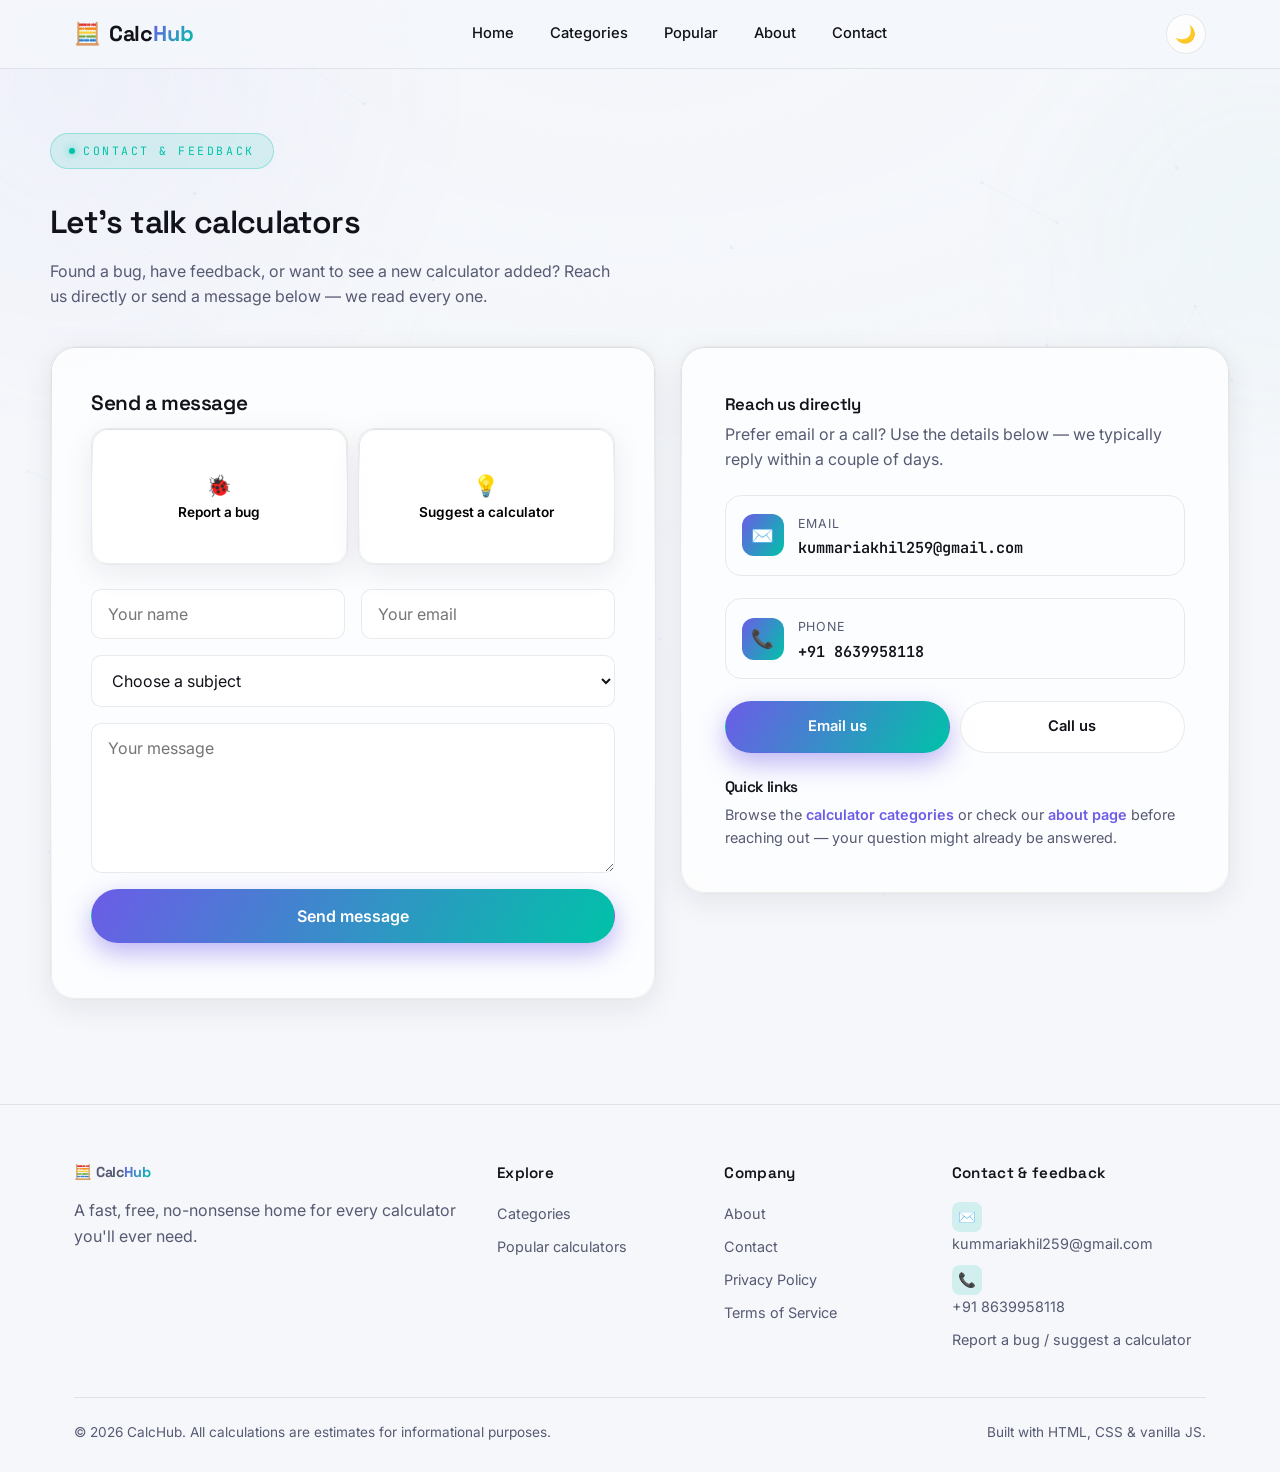
<file: contact.html>
<!DOCTYPE html>
<html lang="en">
<head>
<meta charset="UTF-8">
<meta name="viewport" content="width=device-width, initial-scale=1.0">
<title>Contact & Feedback — CalcHub</title>
<meta name="description" content="Get in touch with CalcHub — send feedback, report a bug, or suggest a new calculator. Email kummariakhil259@gmail.com or call +91 8639958118.">
<meta name="theme-color" content="#06070F">
<link rel="canonical" href="https://calchub.example.com/contact.html">
<link rel="manifest" href="manifest.json">
<link rel="icon" href="assets/icons/favicon.svg" type="image/svg+xml">
<link rel="stylesheet" href="css/style.css">
<link rel="stylesheet" href="css/responsive.css">
</head>
<body>
<header class="navbar">
  <div class="container">
    <a href="index.html" class="logo">🧮 <span>Calc<span class="mark">Hub</span></span></a>
    <nav class="nav-links" id="navLinks">
      <a href="index.html">Home</a>
      <a href="index.html#categories">Categories</a>
      <a href="index.html#popular">Popular</a>
      <a href="about.html">About</a>
      <a href="contact.html">Contact</a>
    </nav>
    <div class="nav-actions">
      <button class="theme-toggle-btn" data-theme-toggle aria-label="Toggle dark mode">🌙</button>
      <button class="nav-toggle" id="navToggle" aria-label="Toggle menu">☰</button>
    </div>
  </div>
</header>

<main class="page-content container">
  <span class="hero-eyebrow"><span class="dot"></span> Contact & feedback</span>
  <h1 style="margin-bottom:10px;">Let's talk calculators</h1>
  <p style="max-width:560px; margin-bottom:36px;">Found a bug, have feedback, or want to see a new calculator added? Reach us directly or send a message below — we read every one.</p>

  <div class="contact-grid">
    <div class="glass" style="padding:40px;">
      <h2 style="margin-top:0;">Send a message</h2>
      <div class="quick-action-row" style="margin-bottom:24px;">
        <button type="button" class="quick-action glass" id="reportBugBtn"><span class="icon">🐞</span>Report a bug</button>
        <button type="button" class="quick-action glass" id="suggestCalcBtn"><span class="icon">💡</span>Suggest a calculator</button>
      </div>
      <form class="contact-form" id="contactForm">
        <div class="form-row">
          <input type="text" name="name" placeholder="Your name" required>
          <input type="email" name="email" placeholder="Your email" required>
        </div>
        <select name="subject" id="contactSubject" required>
          <option value="" disabled selected>Choose a subject</option>
          <option value="General feedback">General feedback</option>
          <option value="Report a bug">Report a bug</option>
          <option value="Suggest a calculator">Suggest a calculator</option>
          <option value="Other">Other</option>
        </select>
        <textarea name="message" rows="6" placeholder="Your message" required></textarea>
        <button type="submit" class="btn btn-primary btn-lg">Send message</button>
      </form>
      <p id="formStatus" style="margin-top:16px;"></p>
    </div>

    <div class="contact-info-card glass">
      <div>
        <h3>Reach us directly</h3>
        <p style="margin-bottom:0;">Prefer email or a call? Use the details below — we typically reply within a couple of days.</p>
      </div>

      <a class="contact-channel" href="mailto:kummariakhil259@gmail.com">
        <span class="icon">✉️</span>
        <span>
          <span class="label">Email</span><br>
          <span class="value">kummariakhil259@gmail.com</span>
        </span>
      </a>

      <a class="contact-channel" href="tel:+918639958118">
        <span class="icon">📞</span>
        <span>
          <span class="label">Phone</span><br>
          <span class="value">+91 8639958118</span>
        </span>
      </a>

      <div style="display:flex; gap:10px; flex-wrap:wrap;">
        <a href="mailto:kummariakhil259@gmail.com" class="btn btn-primary" style="flex:1;">Email us</a>
        <a href="tel:+918639958118" class="btn btn-ghost" style="flex:1;">Call us</a>
      </div>

      <div>
        <h3 style="font-size:0.95rem;">Quick links</h3>
        <p style="margin-bottom:0; font-size:0.9rem;">Browse the <a href="index.html#categories" style="color:var(--accent-1); font-weight:600;">calculator categories</a> or check our <a href="about.html" style="color:var(--accent-1); font-weight:600;">about page</a> before reaching out — your question might already be answered.</p>
      </div>
    </div>
  </div>
</main>

<footer>
  <div class="container">
    <div class="footer-grid">
      <div class="footer-col">
        <a href="index.html" class="logo">🧮 <span>Calc<span class="mark">Hub</span></span></a>
        <p style="margin-top:14px;">A fast, free, no-nonsense home for every calculator you'll ever need.</p>
      </div>
      <div class="footer-col">
        <h4>Explore</h4>
        <a href="index.html#categories">Categories</a>
        <a href="index.html#popular">Popular calculators</a>
      </div>
      <div class="footer-col">
        <h4>Company</h4>
        <a href="about.html">About</a>
        <a href="contact.html">Contact</a>
        <a href="privacy.html">Privacy Policy</a>
        <a href="terms.html">Terms of Service</a>
      </div>
      <div class="footer-col">
        <h4>Contact & feedback</h4>
        <a class="footer-contact-item" href="mailto:kummariakhil259@gmail.com"><span class="icon">✉️</span> kummariakhil259@gmail.com</a>
        <a class="footer-contact-item" href="tel:+918639958118"><span class="icon">📞</span> +91 8639958118</a>
        <a href="contact.html">Report a bug / suggest a calculator</a>
      </div>
    </div>
    <div class="footer-bottom">
      <span>© 2026 CalcHub. All calculations are estimates for informational purposes.</span>
      <span>Built with HTML, CSS & vanilla JS.</span>
    </div>
  </div>
</footer>
<script src="js/theme.js"></script>
<script src="js/premium-ui.js"></script>
<script>
document.getElementById("navToggle").addEventListener("click", () => document.getElementById("navLinks").classList.toggle("is-open"));

document.getElementById("contactForm").addEventListener("submit", (e) => {
  e.preventDefault();
  document.getElementById("formStatus").textContent = "Thanks! This is a static demo form — connect it to your own backend or form service (e.g. Netlify Forms, Formspree) to receive messages, or email us directly at kummariakhil259@gmail.com.";
  e.target.reset();
});

document.getElementById("reportBugBtn").addEventListener("click", () => {
  document.getElementById("contactSubject").value = "Report a bug";
  document.querySelector('.contact-form textarea').focus();
});

document.getElementById("suggestCalcBtn").addEventListener("click", () => {
  document.getElementById("contactSubject").value = "Suggest a calculator";
  document.querySelector('.contact-form textarea').focus();
});
</script>
</body>
</html>
</file>
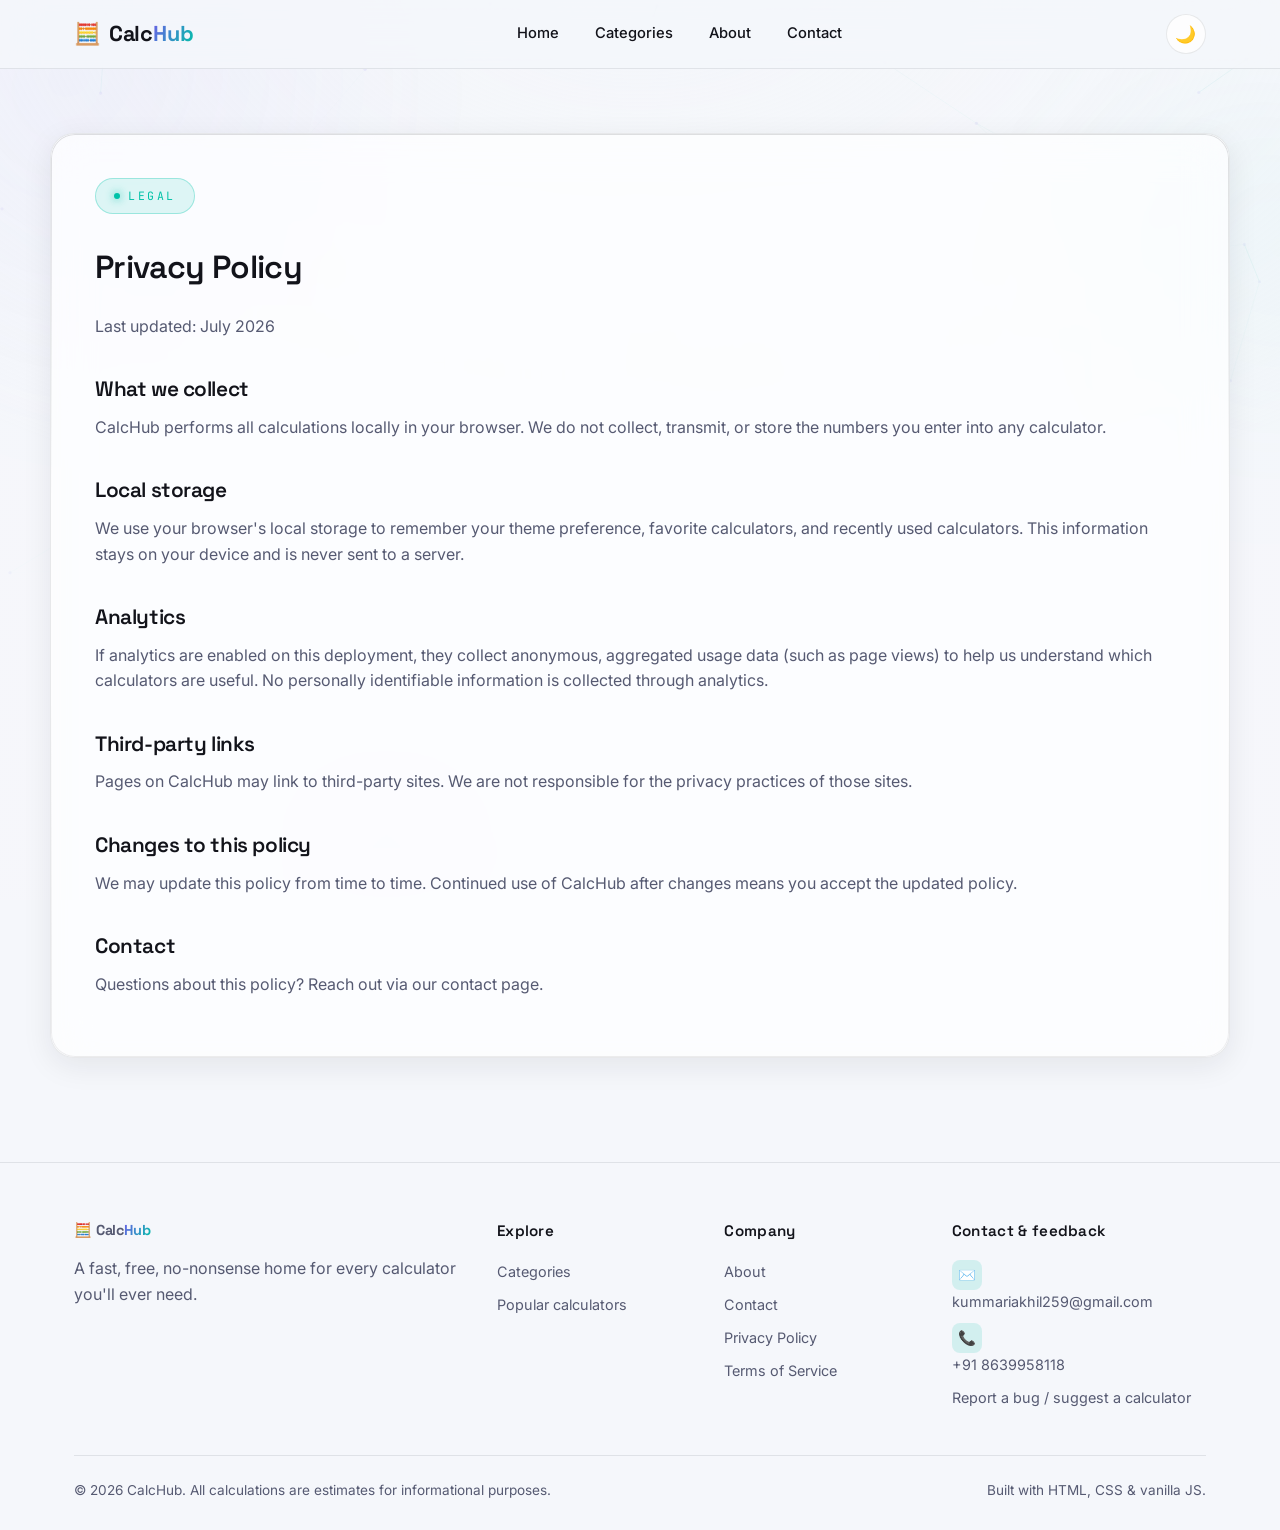
<file: privacy.html>
<!DOCTYPE html>
<html lang="en">
<head>
<meta charset="UTF-8">
<meta name="viewport" content="width=device-width, initial-scale=1.0">
<title>Privacy Policy — CalcHub</title>
<meta name="description" content="CalcHub's privacy policy — how we handle data, local storage, and analytics.">
<meta name="theme-color" content="#06070F">
<link rel="canonical" href="https://calchub.example.com/privacy.html">
<link rel="manifest" href="manifest.json">
<link rel="icon" href="assets/icons/favicon.svg" type="image/svg+xml">
<link rel="stylesheet" href="css/style.css">
<link rel="stylesheet" href="css/responsive.css">
</head>
<body>
<header class="navbar">
  <div class="container">
    <a href="index.html" class="logo">🧮 <span>Calc<span class="mark">Hub</span></span></a>
    <nav class="nav-links" id="navLinks">
      <a href="index.html">Home</a>
      <a href="index.html#categories">Categories</a>
      <a href="about.html">About</a>
      <a href="contact.html">Contact</a>
    </nav>
    <div class="nav-actions">
      <button class="theme-toggle-btn" data-theme-toggle aria-label="Toggle dark mode">🌙</button>
      <button class="nav-toggle" id="navToggle" aria-label="Toggle menu">☰</button>
    </div>
  </div>
</header>

<main class="page-content container">
  <div class="glass">
    <span class="hero-eyebrow"><span class="dot"></span> Legal</span>
    <h1>Privacy Policy</h1>
    <p>Last updated: July 2026</p>

    <h2>What we collect</h2>
    <p>CalcHub performs all calculations locally in your browser. We do not collect, transmit, or store the numbers you enter into any calculator.</p>

    <h2>Local storage</h2>
    <p>We use your browser's local storage to remember your theme preference, favorite calculators, and recently used calculators. This information stays on your device and is never sent to a server.</p>

    <h2>Analytics</h2>
    <p>If analytics are enabled on this deployment, they collect anonymous, aggregated usage data (such as page views) to help us understand which calculators are useful. No personally identifiable information is collected through analytics.</p>

    <h2>Third-party links</h2>
    <p>Pages on CalcHub may link to third-party sites. We are not responsible for the privacy practices of those sites.</p>

    <h2>Changes to this policy</h2>
    <p>We may update this policy from time to time. Continued use of CalcHub after changes means you accept the updated policy.</p>

    <h2>Contact</h2>
    <p>Questions about this policy? Reach out via our <a href="contact.html">contact page</a>.</p>
  </div>
</main>

<footer>
  <div class="container">
    <div class="footer-grid">
      <div class="footer-col">
        <a href="index.html" class="logo">🧮 <span>Calc<span class="mark">Hub</span></span></a>
        <p style="margin-top:14px;">A fast, free, no-nonsense home for every calculator you'll ever need.</p>
      </div>
      <div class="footer-col">
        <h4>Explore</h4>
        <a href="index.html#categories">Categories</a>
        <a href="index.html#popular">Popular calculators</a>
      </div>
      <div class="footer-col">
        <h4>Company</h4>
        <a href="about.html">About</a>
        <a href="contact.html">Contact</a>
        <a href="privacy.html">Privacy Policy</a>
        <a href="terms.html">Terms of Service</a>
      </div>
      <div class="footer-col">
        <h4>Contact & feedback</h4>
        <a class="footer-contact-item" href="mailto:kummariakhil259@gmail.com"><span class="icon">✉️</span> kummariakhil259@gmail.com</a>
        <a class="footer-contact-item" href="tel:+918639958118"><span class="icon">📞</span> +91 8639958118</a>
        <a href="contact.html">Report a bug / suggest a calculator</a>
      </div>
    </div>
    <div class="footer-bottom">
      <span>© 2026 CalcHub. All calculations are estimates for informational purposes.</span>
      <span>Built with HTML, CSS & vanilla JS.</span>
    </div>
  </div>
</footer>
<script src="js/theme.js"></script>
<script src="js/premium-ui.js"></script>
<script>document.getElementById("navToggle").addEventListener("click", () => document.getElementById("navLinks").classList.toggle("is-open"));</script>
</body>
</html>
</file>
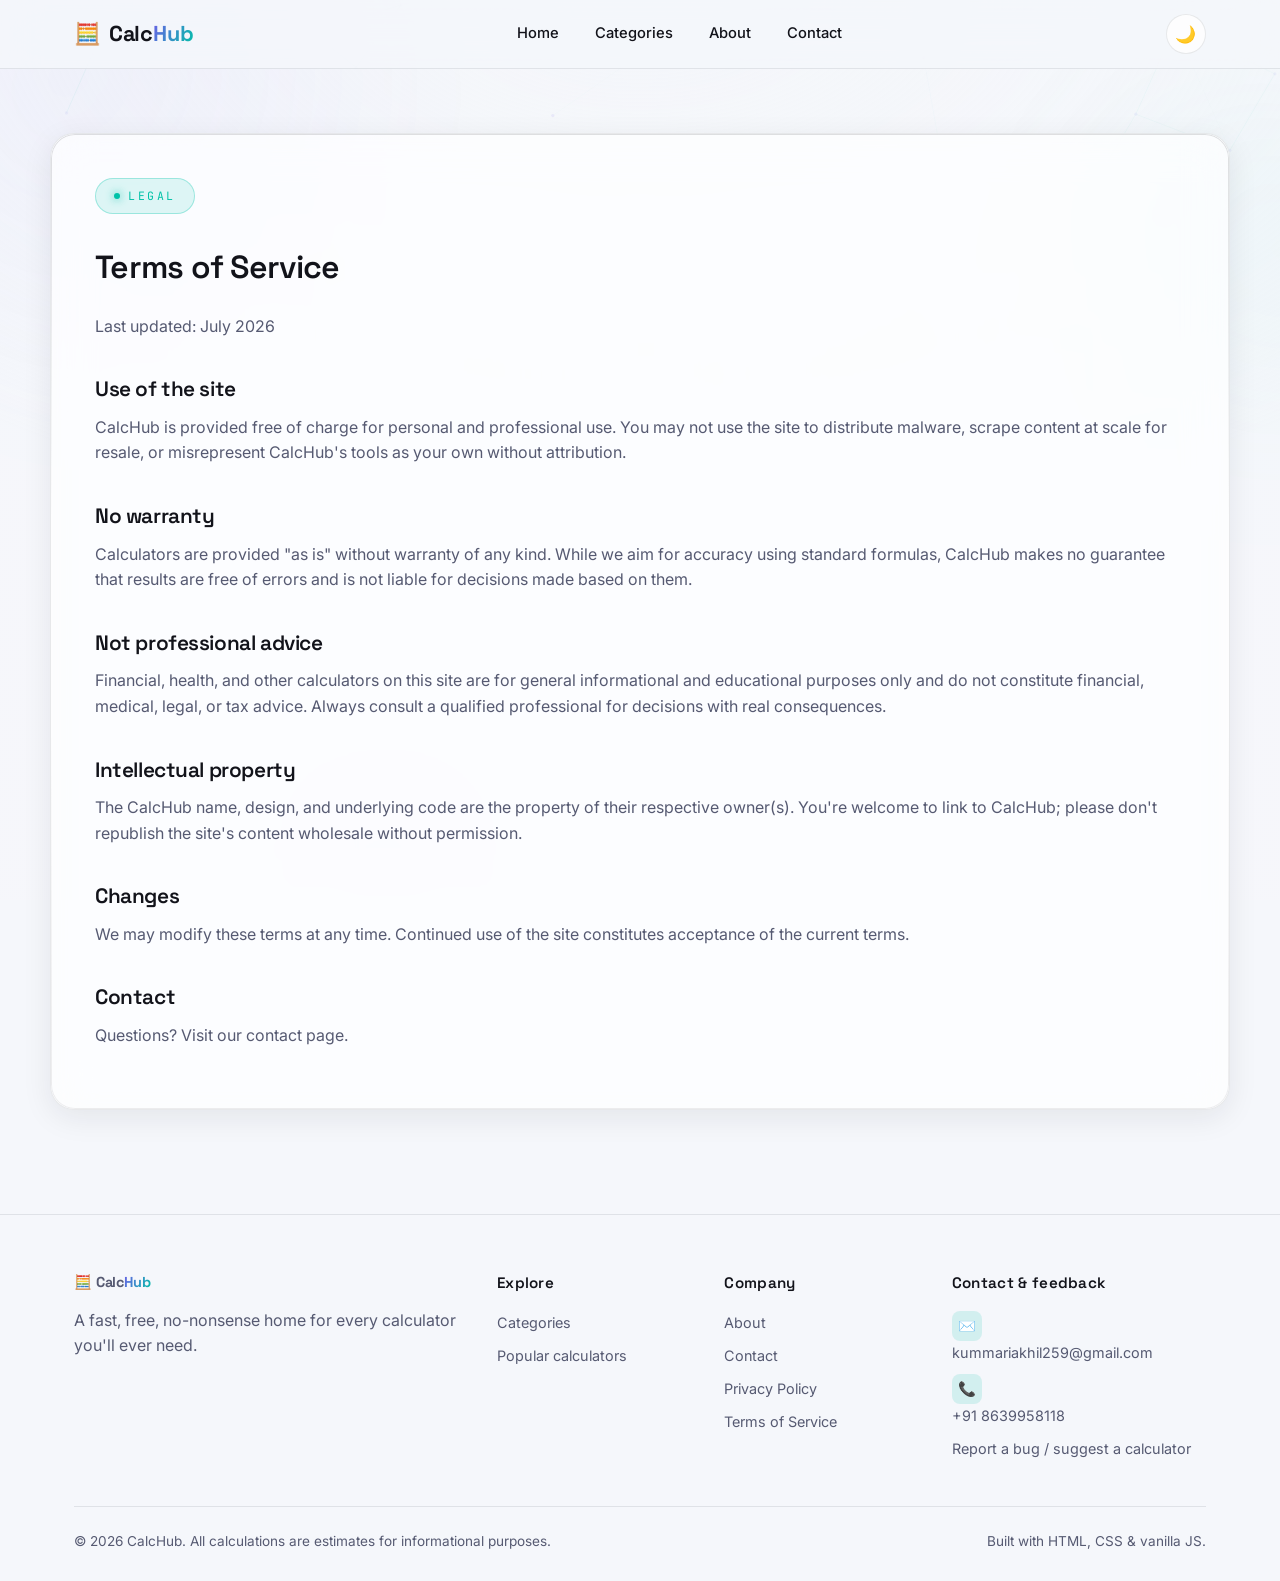
<file: terms.html>
<!DOCTYPE html>
<html lang="en">
<head>
<meta charset="UTF-8">
<meta name="viewport" content="width=device-width, initial-scale=1.0">
<title>Terms of Service — CalcHub</title>
<meta name="description" content="CalcHub's terms of service — usage guidelines and disclaimers.">
<meta name="theme-color" content="#06070F">
<link rel="canonical" href="https://calchub.example.com/terms.html">
<link rel="manifest" href="manifest.json">
<link rel="icon" href="assets/icons/favicon.svg" type="image/svg+xml">
<link rel="stylesheet" href="css/style.css">
<link rel="stylesheet" href="css/responsive.css">
</head>
<body>
<header class="navbar">
  <div class="container">
    <a href="index.html" class="logo">🧮 <span>Calc<span class="mark">Hub</span></span></a>
    <nav class="nav-links" id="navLinks">
      <a href="index.html">Home</a>
      <a href="index.html#categories">Categories</a>
      <a href="about.html">About</a>
      <a href="contact.html">Contact</a>
    </nav>
    <div class="nav-actions">
      <button class="theme-toggle-btn" data-theme-toggle aria-label="Toggle dark mode">🌙</button>
      <button class="nav-toggle" id="navToggle" aria-label="Toggle menu">☰</button>
    </div>
  </div>
</header>

<main class="page-content container">
  <div class="glass">
    <span class="hero-eyebrow"><span class="dot"></span> Legal</span>
    <h1>Terms of Service</h1>
    <p>Last updated: July 2026</p>

    <h2>Use of the site</h2>
    <p>CalcHub is provided free of charge for personal and professional use. You may not use the site to distribute malware, scrape content at scale for resale, or misrepresent CalcHub's tools as your own without attribution.</p>

    <h2>No warranty</h2>
    <p>Calculators are provided "as is" without warranty of any kind. While we aim for accuracy using standard formulas, CalcHub makes no guarantee that results are free of errors and is not liable for decisions made based on them.</p>

    <h2>Not professional advice</h2>
    <p>Financial, health, and other calculators on this site are for general informational and educational purposes only and do not constitute financial, medical, legal, or tax advice. Always consult a qualified professional for decisions with real consequences.</p>

    <h2>Intellectual property</h2>
    <p>The CalcHub name, design, and underlying code are the property of their respective owner(s). You're welcome to link to CalcHub; please don't republish the site's content wholesale without permission.</p>

    <h2>Changes</h2>
    <p>We may modify these terms at any time. Continued use of the site constitutes acceptance of the current terms.</p>

    <h2>Contact</h2>
    <p>Questions? Visit our <a href="contact.html">contact page</a>.</p>
  </div>
</main>

<footer>
  <div class="container">
    <div class="footer-grid">
      <div class="footer-col">
        <a href="index.html" class="logo">🧮 <span>Calc<span class="mark">Hub</span></span></a>
        <p style="margin-top:14px;">A fast, free, no-nonsense home for every calculator you'll ever need.</p>
      </div>
      <div class="footer-col">
        <h4>Explore</h4>
        <a href="index.html#categories">Categories</a>
        <a href="index.html#popular">Popular calculators</a>
      </div>
      <div class="footer-col">
        <h4>Company</h4>
        <a href="about.html">About</a>
        <a href="contact.html">Contact</a>
        <a href="privacy.html">Privacy Policy</a>
        <a href="terms.html">Terms of Service</a>
      </div>
      <div class="footer-col">
        <h4>Contact & feedback</h4>
        <a class="footer-contact-item" href="mailto:kummariakhil259@gmail.com"><span class="icon">✉️</span> kummariakhil259@gmail.com</a>
        <a class="footer-contact-item" href="tel:+918639958118"><span class="icon">📞</span> +91 8639958118</a>
        <a href="contact.html">Report a bug / suggest a calculator</a>
      </div>
    </div>
    <div class="footer-bottom">
      <span>© 2026 CalcHub. All calculations are estimates for informational purposes.</span>
      <span>Built with HTML, CSS & vanilla JS.</span>
    </div>
  </div>
</footer>
<script src="js/theme.js"></script>
<script src="js/premium-ui.js"></script>
<script>document.getElementById("navToggle").addEventListener("click", () => document.getElementById("navLinks").classList.toggle("is-open"));</script>
</body>
</html>
</file>
<file: css/style.css>
/* ============================================================
   CalcHub — Design tokens (v2 "Lumina-glass" edition)
   Concept: a precision instrument panel floating in deep space.
   Deep-black surfaces, a violet→teal signature gradient, liquid
   glass panels, and calculator results rendered in a real
   tabular monospace "LCD" display. Design language borrows
   Lumina's liquid-glass cards, tracked-in typography and
   blur-fade motion, translated into vanilla CSS.
   ============================================================ */
@import url('https://fonts.googleapis.com/css2?family=Space+Grotesk:wght@500;600;700&family=Inter:wght@400;500;600;700&family=JetBrains+Mono:wght@500;600&display=swap');

:root {
  /* ---- Light theme (kept for the dark-mode toggle) ---- */
  --bg: #F5F7FB;
  --surface: rgba(255, 255, 255, 0.72);
  --surface-solid: #ffffff;
  --border: rgba(20, 22, 40, 0.09);
  --text: #12131A;
  --text-muted: #565A72;
  --accent-1: #6C5CE7;
  --accent-2: #00C2A8;
  --accent-warm: #FF9F5A;
  --gradient: linear-gradient(120deg, var(--accent-1), var(--accent-2));
  --shadow: 0 8px 30px rgba(20, 22, 40, 0.08);
  --radius-lg: 24px;
  --radius-md: 16px;
  --radius-sm: 10px;
  --font-display: 'Space Grotesk', sans-serif;
  --font-body: 'Inter', sans-serif;
  --font-mono: 'JetBrains Mono', monospace;
  --glow-1: rgba(108, 92, 231, 0.25);
  --glow-2: rgba(0, 194, 168, 0.22);
  --nav-bg: color-mix(in srgb, var(--bg) 82%, transparent);
  --card-hover-shadow: 0 20px 50px rgba(20, 22, 40, 0.14);
}

[data-theme="dark"] {
  --bg: #06070F;
  --surface: rgba(255, 255, 255, 0.05);
  --surface-solid: #10122A;
  --border: rgba(255, 255, 255, 0.09);
  --text: #F2F3FA;
  --text-muted: rgba(242, 243, 250, 0.58);
  --accent-1: #8C7BFF;
  --accent-2: #2FEBD1;
  --accent-warm: #FFB570;
  --shadow: 0 8px 30px rgba(0, 0, 0, 0.45);
  --glow-1: rgba(140, 123, 255, 0.35);
  --glow-2: rgba(47, 235, 209, 0.28);
  --nav-bg: rgba(6, 7, 15, 0.62);
  --card-hover-shadow: 0 24px 60px rgba(0, 0, 0, 0.5);
}

* { box-sizing: border-box; }
html { scroll-behavior: smooth; }
body {
  margin: 0;
  background: var(--bg);
  color: var(--text);
  font-family: var(--font-body);
  line-height: 1.6;
  transition: background 0.4s ease, color 0.4s ease;
  position: relative;
  overflow-x: hidden;
}

img { max-width: 100%; display: block; }
a { color: inherit; text-decoration: none; }
h1, h2, h3, h4 { font-family: var(--font-display); font-weight: 600; margin: 0 0 0.4em; letter-spacing: -0.02em; }
p { margin: 0 0 1em; color: var(--text-muted); }
button { font-family: inherit; cursor: pointer; }
:focus-visible { outline: 2px solid var(--accent-2); outline-offset: 3px; border-radius: 4px; }

.container { max-width: 1180px; margin: 0 auto; padding: 0 24px; position: relative; z-index: 2; }

.visually-hidden {
  position: absolute; left: -9999px; top: auto; width: 1px; height: 1px; overflow: hidden; z-index: 100;
}
.visually-hidden:focus {
  position: fixed; left: 16px; top: 16px; width: auto; height: auto; padding: 12px 20px;
  border-radius: 999px; background: var(--accent-1); color: #fff; font-weight: 600;
}

/* ---------------- Ambient animated background (injected by js/premium-ui.js) ---------------- */
.bg-canvas {
  position: fixed; inset: 0; width: 100%; height: 100%;
  z-index: 0; pointer-events: none; opacity: 0.55;
}
.bg-blob-field {
  position: fixed; inset: 0; z-index: 0; pointer-events: none; overflow: hidden;
}
.bg-blob {
  position: absolute; border-radius: 50%; filter: blur(70px);
  opacity: 0.5; will-change: transform;
}
.bg-blob.b1 { width: 46vw; height: 46vw; top: -12vw; left: -10vw; background: radial-gradient(circle at 30% 30%, var(--glow-1), transparent 70%); }
.bg-blob.b2 { width: 38vw; height: 38vw; top: 10vh; right: -12vw; background: radial-gradient(circle at 60% 40%, var(--glow-2), transparent 70%); }
.bg-blob.b3 { width: 32vw; height: 32vw; bottom: -14vw; left: 20vw; background: radial-gradient(circle at 50% 50%, var(--glow-1), transparent 70%); }
.bg-vignette {
  position: fixed; inset: 0; z-index: 1; pointer-events: none;
  background: radial-gradient(ellipse 80% 60% at 50% 0%, transparent 0%, color-mix(in srgb, var(--bg) 55%, transparent) 100%);
}
[data-theme="light"] .bg-canvas, [data-theme="light"] .bg-blob { opacity: 0.28; }

/* Scroll-reveal (class toggled by IntersectionObserver in premium-ui.js) */
.reveal { opacity: 0; transform: translateY(28px); filter: blur(6px); transition: opacity 0.8s cubic-bezier(.22,1,.36,1), transform 0.8s cubic-bezier(.22,1,.36,1), filter 0.8s cubic-bezier(.22,1,.36,1); }
.reveal.is-visible { opacity: 1; transform: translateY(0); filter: blur(0); }

/* Glass surface */
.glass {
  background: var(--surface);
  border: 1px solid var(--border);
  border-radius: var(--radius-lg);
  backdrop-filter: blur(20px) saturate(150%);
  -webkit-backdrop-filter: blur(20px) saturate(150%);
  box-shadow: var(--shadow);
  position: relative;
}
.glass::before {
  content: "";
  position: absolute; inset: 0; border-radius: inherit; padding: 1px;
  background: linear-gradient(180deg, color-mix(in srgb, var(--text) 22%, transparent) 0%, transparent 40%, transparent 60%, color-mix(in srgb, var(--text) 12%, transparent) 100%);
  -webkit-mask: linear-gradient(#fff 0 0) content-box, linear-gradient(#fff 0 0);
  -webkit-mask-composite: xor; mask-composite: exclude;
  pointer-events: none; opacity: 0.6;
}

/* ---------------- Navbar ---------------- */
.navbar {
  position: sticky; top: 0; z-index: 50;
  backdrop-filter: blur(18px) saturate(140%);
  -webkit-backdrop-filter: blur(18px) saturate(140%);
  background: var(--nav-bg);
  border-bottom: 1px solid var(--border);
  transition: background 0.3s ease, box-shadow 0.3s ease;
}
.navbar.is-scrolled { box-shadow: 0 10px 30px rgba(0,0,0,0.18); }
.navbar .container { display: flex; align-items: center; justify-content: space-between; padding-top: 14px; padding-bottom: 14px; gap: 20px; }
.logo { font-family: var(--font-display); font-weight: 700; font-size: 1.35rem; display: flex; align-items: center; gap: 8px; letter-spacing: -0.01em; }
.logo span.mark { background: var(--gradient); -webkit-background-clip: text; background-clip: text; color: transparent; }
.nav-links { display: flex; align-items: center; gap: 8px; font-weight: 500; font-size: 0.92rem; }
.nav-links a { padding: 8px 14px; border-radius: 999px; transition: background 0.2s ease, color 0.2s ease; }
.nav-links a:hover { color: var(--accent-1); background: color-mix(in srgb, var(--accent-1) 10%, transparent); }
.nav-actions { display: flex; align-items: center; gap: 10px; }
.theme-toggle-btn {
  width: 40px; height: 40px; border-radius: 50%; border: 1px solid var(--border);
  background: var(--surface); font-size: 1.05rem; display: flex; align-items: center; justify-content: center;
  transition: transform 0.2s ease, border-color 0.2s ease;
}
.theme-toggle-btn:hover { transform: rotate(18deg); border-color: var(--accent-1); }
.nav-toggle { display: none; background: none; border: none; font-size: 1.4rem; color: var(--text); }

/* ---------------- Hero ---------------- */
.hero { padding: 96px 0 64px; text-align: center; position: relative; }
.hero-eyebrow {
  display: inline-flex; align-items: center; gap: 8px; font-family: var(--font-mono); font-size: 0.72rem; letter-spacing: 0.22em;
  text-transform: uppercase; color: var(--accent-2); background: color-mix(in srgb, var(--accent-2) 12%, transparent);
  border: 1px solid color-mix(in srgb, var(--accent-2) 30%, transparent); padding: 8px 18px; border-radius: 999px; margin-bottom: 28px;
}
.hero-eyebrow .dot { width: 6px; height: 6px; border-radius: 50%; background: var(--accent-2); box-shadow: 0 0 10px var(--accent-2); }
.hero h1 { font-size: clamp(2.3rem, 5.6vw, 4.1rem); max-width: 820px; margin: 0 auto 20px; letter-spacing: -0.03em; line-height: 1.06; }
.hero h1 .grad { background: var(--gradient); -webkit-background-clip: text; background-clip: text; color: transparent; }
.hero-sub { max-width: 580px; margin: 0 auto 40px; font-size: 1.1rem; }

.search-wrap { position: relative; max-width: 580px; margin: 0 auto; }
.search-box {
  display: flex; align-items: center; gap: 10px; padding: 16px 22px; border-radius: 999px;
  transition: border-color 0.2s ease, box-shadow 0.2s ease;
}
.search-box:focus-within { border-color: var(--accent-1); box-shadow: 0 0 0 4px color-mix(in srgb, var(--accent-1) 16%, transparent); }
.search-box input {
  flex: 1; border: none; background: transparent; outline: none; font-size: 1rem; color: var(--text); font-family: var(--font-body);
}
.search-box input::placeholder { color: var(--text-muted); }
.search-icon { font-size: 1.1rem; }
.search-results {
  position: absolute; top: calc(100% + 10px); left: 0; right: 0; z-index: 40;
  border-radius: var(--radius-md); overflow: hidden; max-height: 380px; overflow-y: auto; display: none;
  background: var(--surface-solid); border: 1px solid var(--border); box-shadow: var(--card-hover-shadow); text-align: left;
  backdrop-filter: blur(20px);
}
.search-results.is-open { display: block; animation: dropIn 0.2s ease; }
.search-result { display: flex; align-items: center; gap: 12px; padding: 13px 18px; border-bottom: 1px solid var(--border); transition: background 0.15s ease; }
.search-result:last-child { border-bottom: none; }
.search-result:hover, .search-result.is-active { background: color-mix(in srgb, var(--accent-1) 12%, transparent); }
.search-result-icon { font-size: 1.3rem; }
.search-result-name { display: block; font-weight: 600; }
.search-result-cat { display: block; font-size: 0.8rem; color: var(--text-muted); }
.search-empty { padding: 18px; color: var(--text-muted); text-align: center; }

.hero-stats { display: flex; justify-content: center; gap: 20px; margin-top: 52px; flex-wrap: wrap; }
.hero-stat {
  padding: 18px 26px; border-radius: var(--radius-md); min-width: 130px;
  transition: transform 0.25s ease, border-color 0.25s ease;
}
.hero-stat:hover { transform: translateY(-4px); border-color: var(--accent-1); }
.hero-stat strong { font-family: var(--font-mono); font-size: 1.7rem; display: block; background: var(--gradient); -webkit-background-clip: text; background-clip: text; color: transparent; }
.hero-stat span { font-size: 0.82rem; color: var(--text-muted); }

@keyframes dropIn { from { opacity: 0; transform: translateY(-6px); } to { opacity: 1; transform: translateY(0); } }

/* ---------------- Section headers ---------------- */
.section { padding: 72px 0; }
.section-eyebrow {
  display: inline-block; font-family: var(--font-mono); font-size: 0.7rem; letter-spacing: 0.28em; text-transform: uppercase;
  color: var(--accent-1); margin-bottom: 10px;
}
.section-header { display: flex; align-items: flex-end; justify-content: space-between; margin-bottom: 32px; gap: 16px; flex-wrap: wrap; }
.section-header h2 { font-size: clamp(1.5rem, 3vw, 2rem); margin: 0; }
.section-header p { margin: 8px 0 0; }
.section-link { font-weight: 600; color: var(--accent-1); font-size: 0.92rem; white-space: nowrap; }

/* ---------------- Grids & cards ---------------- */
.grid { display: grid; gap: 20px; }
.grid-4 { grid-template-columns: repeat(4, 1fr); }
.grid-3 { grid-template-columns: repeat(3, 1fr); }
.grid-2 { grid-template-columns: repeat(2, 1fr); }

.category-card {
  padding: 28px 24px; display: flex; flex-direction: column; gap: 6px;
  transition: transform 0.25s cubic-bezier(.22,1,.36,1), border-color 0.25s ease, box-shadow 0.25s ease;
}
.category-card:hover { transform: translateY(-6px); border-color: var(--accent-1); box-shadow: var(--card-hover-shadow); }
.category-icon {
  font-size: 1.6rem; width: 52px; height: 52px; display: flex; align-items: center; justify-content: center;
  border-radius: 14px; background: color-mix(in srgb, var(--accent-1) 12%, transparent); margin-bottom: 6px;
}
.category-card span { font-size: 0.85rem; color: var(--text-muted); font-family: var(--font-mono); }

.calc-card {
  padding: 24px; position: relative; transition: transform 0.25s cubic-bezier(.22,1,.36,1), border-color 0.25s ease, box-shadow 0.25s ease;
  display: flex; flex-direction: column;
}
.calc-card:hover { transform: translateY(-6px); border-color: var(--accent-2); box-shadow: var(--card-hover-shadow); }
.calc-card-icon {
  font-size: 1.4rem; margin-bottom: 12px; width: 46px; height: 46px; display: flex; align-items: center; justify-content: center;
  border-radius: 12px; background: color-mix(in srgb, var(--accent-2) 12%, transparent);
}
.calc-card h3 { font-size: 1.02rem; margin-bottom: 6px; }
.calc-card p { font-size: 0.88rem; margin-bottom: 10px; flex: 1; }
.calc-card-tag {
  font-family: var(--font-mono); font-size: 0.72rem; text-transform: uppercase; letter-spacing: 0.05em;
  color: var(--accent-1); background: color-mix(in srgb, var(--accent-1) 10%, transparent);
  padding: 4px 10px; border-radius: 20px; align-self: flex-start;
}
.fav-btn {
  position: absolute; top: 16px; right: 16px; background: none; border: none; font-size: 1.3rem;
  color: var(--text-muted); line-height: 1; z-index: 2; transition: transform 0.2s ease;
}
.fav-btn:hover { transform: scale(1.2); }
.fav-btn.is-fav { color: var(--accent-warm); }

.empty-state { color: var(--text-muted); font-style: italic; }

/* ---------------- Buttons ---------------- */
.btn {
  display: inline-flex; align-items: center; justify-content: center; gap: 8px;
  padding: 13px 24px; border-radius: 999px; font-weight: 600; font-size: 0.92rem; border: 1px solid transparent;
  transition: transform 0.2s cubic-bezier(.22,1,.36,1), opacity 0.15s ease, box-shadow 0.2s ease;
}
.btn:hover { transform: translateY(-2px); }
.btn-primary { background: var(--gradient); color: #fff; box-shadow: 0 10px 26px color-mix(in srgb, var(--accent-1) 45%, transparent); }
.btn-ghost { background: var(--surface); border-color: var(--border); color: var(--text); backdrop-filter: blur(12px); }
.btn-ghost:hover { border-color: var(--accent-1); }
.btn-lg { padding: 16px 32px; font-size: 1rem; }

/* ---------------- Why choose / features ---------------- */
.feature-grid { display: grid; grid-template-columns: repeat(4, 1fr); gap: 20px; }
.feature-card { padding: 28px 24px; text-align: left; transition: transform 0.25s ease, border-color 0.25s ease; }
.feature-card:hover { transform: translateY(-6px); border-color: var(--accent-2); }
.feature-icon { font-size: 1.7rem; margin-bottom: 14px; }
.feature-card h3 { font-size: 1.05rem; margin-bottom: 8px; }
.feature-card p { font-size: 0.9rem; margin-bottom: 0; }

/* ---------------- CTA band ---------------- */
.cta-band {
  padding: 64px 48px; text-align: center; position: relative; overflow: hidden;
  background: linear-gradient(135deg, color-mix(in srgb, var(--accent-1) 16%, var(--surface)), color-mix(in srgb, var(--accent-2) 12%, var(--surface)));
}
.cta-band h2 { font-size: clamp(1.6rem, 3.4vw, 2.3rem); max-width: 640px; margin: 0 auto 14px; }
.cta-band p { max-width: 520px; margin: 0 auto 30px; }
.cta-actions { display: flex; justify-content: center; gap: 14px; flex-wrap: wrap; }

/* ---------------- FAQ ---------------- */
.faq-item { border-bottom: 1px solid var(--border); padding: 20px 0; }
.faq-question { display: flex; justify-content: space-between; align-items: center; cursor: pointer; font-weight: 600; font-family: var(--font-display); }
.faq-question::after { content: "+"; font-size: 1.4rem; color: var(--accent-1); transition: transform 0.25s ease; }
.faq-item.is-open .faq-question::after { transform: rotate(45deg); }
.faq-answer { max-height: 0; overflow: hidden; transition: max-height 0.3s ease; }
.faq-item.is-open .faq-answer { max-height: 300px; padding-top: 12px; }

/* ---------------- Footer ---------------- */
footer { border-top: 1px solid var(--border); padding: 56px 0 28px; margin-top: 40px; position: relative; }
.footer-grid { display: grid; grid-template-columns: 2fr 1fr 1fr 1.3fr; gap: 32px; margin-bottom: 36px; }
.footer-col h4 { font-size: 0.95rem; margin-bottom: 16px; letter-spacing: 0.02em; }
.footer-col a { display: block; color: var(--text-muted); font-size: 0.9rem; margin-bottom: 10px; transition: color 0.2s ease; }
.footer-col a:hover { color: var(--accent-1); }
.footer-contact-item { display: flex; align-items: center; gap: 10px; }
.footer-contact-item .icon { width: 30px; height: 30px; border-radius: 8px; display: flex; align-items: center; justify-content: center; background: color-mix(in srgb, var(--accent-2) 14%, transparent); flex-shrink: 0; font-size: 0.9rem; }
.footer-bottom { display: flex; justify-content: space-between; align-items: center; font-size: 0.85rem; color: var(--text-muted); border-top: 1px solid var(--border); padding-top: 24px; flex-wrap: wrap; gap: 10px; }

/* ---------------- Calculator page ---------------- */
.calc-page-main { padding: 48px 0 72px; }
.calc-panel { padding: 40px; margin-bottom: 44px; }
.calc-header { display: flex; justify-content: space-between; align-items: flex-start; gap: 20px; margin-bottom: 30px; }
.calc-breadcrumb { font-size: 0.82rem; color: var(--text-muted); }
.calc-breadcrumb a:hover { color: var(--accent-1); }
.calc-desc { margin-top: 8px; }
.fav-btn-lg {
  background: var(--surface); border: 1px solid var(--border); border-radius: 50%; width: 48px; height: 48px;
  font-size: 1.4rem; color: var(--text-muted); flex-shrink: 0; transition: transform 0.2s ease, border-color 0.2s ease;
}
.fav-btn-lg:hover { transform: scale(1.1); }
.fav-btn-lg.is-fav { color: var(--accent-warm); border-color: var(--accent-warm); }

.calc-form { display: grid; grid-template-columns: repeat(auto-fit, minmax(220px, 1fr)); gap: 18px; margin-bottom: 28px; }
.field { display: flex; flex-direction: column; gap: 8px; position: relative; }
.field label { font-size: 0.85rem; font-weight: 600; color: var(--text-muted); }
.field input, .field select {
  padding: 14px 16px; border-radius: var(--radius-sm); border: 1px solid var(--border);
  background: var(--surface-solid); color: var(--text); font-size: 1rem; font-family: var(--font-mono);
  transition: border-color 0.2s ease, box-shadow 0.2s ease;
}
.field input:focus, .field select:focus { border-color: var(--accent-1); box-shadow: 0 0 0 4px color-mix(in srgb, var(--accent-1) 14%, transparent); }

.calc-actions { display: flex; flex-wrap: wrap; gap: 12px; margin-bottom: 30px; }

.result-panel {
  background: linear-gradient(160deg, #06070F, #131632);
  border-radius: var(--radius-md); padding: 28px 30px; min-height: 90px;
  border: 1px solid rgba(255,255,255,0.08);
  box-shadow: inset 0 0 44px rgba(47, 235, 209, 0.07);
}
.result-placeholder { color: #8388A8; font-family: var(--font-mono); font-size: 0.92rem; margin: 0; }
.result-row {
  display: flex; justify-content: space-between; align-items: center; gap: 20px;
  font-family: var(--font-mono); padding: 11px 0; border-bottom: 1px dashed rgba(255,255,255,0.08);
  font-variant-numeric: tabular-nums;
}
.result-row:last-child { border-bottom: none; }
.result-label { color: #9EA3BD; font-size: 0.88rem; }
.result-value { color: #6FFFE9; font-size: 1.25rem; font-weight: 600; text-shadow: 0 0 18px rgba(111, 255, 233, 0.4); }

.related-section h2 { font-size: 1.3rem; margin-bottom: 22px; }

/* ---------------- Static pages ---------------- */
.page-content { padding: 64px 0; }
.page-content .glass { padding: 44px; }
.page-content h1 { margin-bottom: 20px; }
.page-content h2 { margin-top: 34px; font-size: 1.3rem; }
.page-content ul { color: var(--text-muted); }

/* ---------------- Contact & feedback ---------------- */
.contact-grid { display: grid; grid-template-columns: 1.1fr 1fr; gap: 24px; align-items: start; }
.contact-form { display: flex; flex-direction: column; gap: 16px; }
.contact-form .form-row { display: grid; grid-template-columns: 1fr 1fr; gap: 16px; }
.contact-form input, .contact-form select, .contact-form textarea {
  padding: 14px 16px; border-radius: var(--radius-sm); border: 1px solid var(--border);
  background: var(--surface-solid); color: var(--text); font-family: var(--font-body); font-size: 1rem;
  transition: border-color 0.2s ease, box-shadow 0.2s ease; width: 100%;
}
.contact-form input:focus, .contact-form select:focus, .contact-form textarea:focus {
  border-color: var(--accent-1); box-shadow: 0 0 0 4px color-mix(in srgb, var(--accent-1) 14%, transparent);
}
.contact-info-card { padding: 32px; display: flex; flex-direction: column; gap: 22px; }
.contact-info-card h3 { font-size: 1.05rem; margin-bottom: 4px; }
.contact-channel {
  display: flex; align-items: center; gap: 14px; padding: 14px 16px; border-radius: var(--radius-md);
  border: 1px solid var(--border); transition: border-color 0.2s ease, transform 0.2s ease;
}
.contact-channel:hover { border-color: var(--accent-1); transform: translateX(4px); }
.contact-channel .icon {
  width: 42px; height: 42px; border-radius: 12px; display: flex; align-items: center; justify-content: center;
  font-size: 1.15rem; background: var(--gradient); color: #fff; flex-shrink: 0;
}
.contact-channel .label { font-size: 0.78rem; color: var(--text-muted); text-transform: uppercase; letter-spacing: 0.06em; }
.contact-channel .value { font-weight: 600; font-family: var(--font-mono); font-size: 0.95rem; }
.quick-action-row { display: flex; gap: 10px; flex-wrap: wrap; }
.quick-action {
  flex: 1; min-width: 150px; padding: 14px 16px; border-radius: var(--radius-md); border: 1px solid var(--border);
  text-align: center; font-size: 0.85rem; font-weight: 600; transition: transform 0.2s ease, border-color 0.2s ease;
}
.quick-action:hover { transform: translateY(-3px); border-color: var(--accent-2); }
.quick-action .icon { display: block; font-size: 1.3rem; margin-bottom: 6px; }

/* Category page */
.category-hero { padding: 56px 0 24px; }
.category-filter-bar { display: flex; gap: 10px; flex-wrap: wrap; margin-bottom: 32px; }
.chip {
  padding: 9px 18px; border-radius: 999px; border: 1px solid var(--border); font-size: 0.85rem; font-weight: 600;
  background: var(--surface); transition: transform 0.2s ease, border-color 0.2s ease;
}
.chip:hover { transform: translateY(-2px); }
.chip.is-active { background: var(--gradient); color: #fff; border-color: transparent; }

@media print {
  .navbar, footer, .calc-actions, .related-section, .fav-btn-lg, .bg-canvas, .bg-blob-field, .bg-vignette { display: none !important; }
  body { background: #fff; }
  .glass { box-shadow: none; border: 1px solid #ccc; backdrop-filter: none; }
}
</file>
<file: css/responsive.css>
/* ============================================================
   CalcHub — Responsive rules
   ============================================================ */

@media (max-width: 1024px) {
  .grid-4 { grid-template-columns: repeat(3, 1fr); }
  .footer-grid { grid-template-columns: 2fr 1fr 1fr; }
  .feature-grid { grid-template-columns: repeat(2, 1fr); }
  .footer-grid .footer-col:last-child { grid-column: 1 / -1; }
  .contact-grid { grid-template-columns: 1fr; }
}

@media (max-width: 860px) {
  .grid-4, .grid-3 { grid-template-columns: repeat(2, 1fr); }
  .footer-grid { grid-template-columns: repeat(2, 1fr); }
  .footer-grid .footer-col:last-child { grid-column: auto; }
  .hero { padding: 72px 0 48px; }
  .cta-band { padding: 48px 28px; }
}

@media (max-width: 720px) {
  .nav-links {
    position: fixed; top: 68px; left: 0; right: 0; flex-direction: column; align-items: flex-start;
    background: var(--surface-solid); border-bottom: 1px solid var(--border); padding: 20px 24px;
    gap: 6px; display: none; z-index: 49; backdrop-filter: blur(20px);
    max-height: calc(100vh - 68px); overflow-y: auto;
  }
  .nav-links.is-open { display: flex; animation: dropIn 0.25s ease; }
  .nav-links a { width: 100%; padding: 12px 14px; }
  .nav-toggle { display: block; }
  .hero-stats { gap: 14px; }
  .hero-stat { min-width: 44%; }
  .section-header { flex-direction: column; align-items: flex-start; }
  .calc-header { flex-direction: column; }
  .fav-btn-lg { align-self: flex-end; }
  .feature-grid { grid-template-columns: 1fr 1fr; }
  .contact-form .form-row { grid-template-columns: 1fr; }
}

@media (max-width: 560px) {
  .grid-4, .grid-3, .grid-2 { grid-template-columns: 1fr; }
  .footer-grid { grid-template-columns: 1fr; gap: 28px; }
  .hero h1 { font-size: 1.9rem; }
  .calc-panel { padding: 26px 20px; }
  .page-content .glass { padding: 26px 20px; }
  .container { padding: 0 16px; }
  .result-value { font-size: 1.05rem; }
  .calc-form { grid-template-columns: 1fr; }
  .feature-grid { grid-template-columns: 1fr; }
  .quick-action-row { flex-direction: column; }
  .cta-actions { flex-direction: column; align-items: stretch; }
  .hero-stat { min-width: 100%; }
}

@media (max-width: 400px) {
  .hero h1 { font-size: 1.6rem; }
  .hero-sub { font-size: 0.95rem; margin-bottom: 24px; }
  .calc-panel { padding: 18px 14px; }
  .page-content .glass { padding: 18px 14px; }
  .container { padding: 0 12px; }
  .search-box { padding: 12px 16px; }
  .btn { padding: 10px 18px; font-size: 0.88rem; }
}


@media (prefers-reduced-motion: reduce) {
  * { animation: none !important; transition: none !important; scroll-behavior: auto !important; }
  .reveal { opacity: 1 !important; transform: none !important; filter: none !important; }
}
</file>
